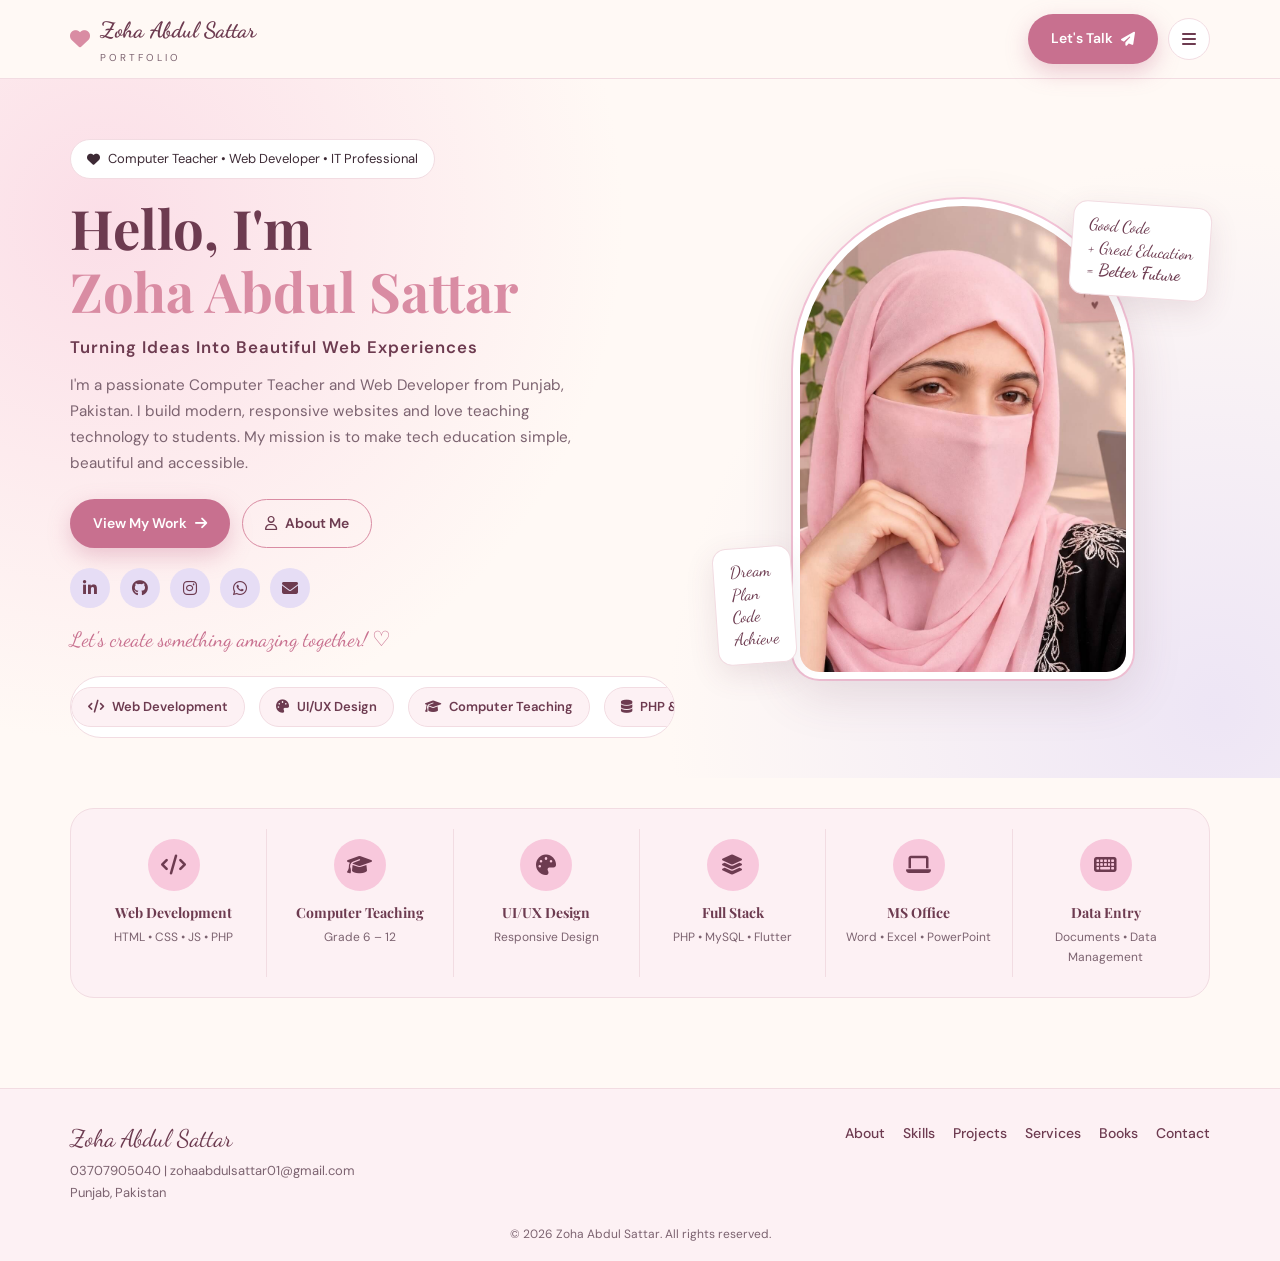
<file: index.html>
<!DOCTYPE html>
<html lang="en">
<head>
    <meta charset="UTF-8">
    <meta name="viewport" content="width=device-width, initial-scale=1.0, maximum-scale=5.0">
    <meta name="description" content="Zoha Abdul Sattar - Computer Teacher, Web Developer & IT Professional from Punjab, Pakistan.">
    <meta name="author" content="Zoha Abdul Sattar">
    <meta name="theme-color" content="#FFF9F5">
    <title>Zoha Abdul Sattar | Portfolio</title>
    <link href="https://fonts.googleapis.com/css2?family=Dancing+Script:wght@700&family=Playfair+Display:wght@600;700&family=DM+Sans:wght@400;500;600;700&display=swap" rel="stylesheet">
    <link rel="stylesheet" href="https://cdnjs.cloudflare.com/ajax/libs/font-awesome/6.5.2/css/all.min.css">
    <link rel="stylesheet" href="css/style.css">
    <style>
        /* FIXED - WEB + MOBILE PIC SHOW - NO CONTENT CHANGE */
        .hero { overflow:visible !important; }
        .hero-grid { display:grid; grid-template-columns:1.1fr 0.9fr; gap:40px; align-items:center; }
        .hero-text { min-width:0; width:100%; overflow:visible; }
        .hero-image-area { position:relative; display:flex; justify-content:center; align-items:center; padding:10px; overflow:visible !important; visibility:visible !important; opacity:1 !important; }
        .image-wrapper { width:340px; height:480px; overflow:hidden; border-radius:180px 180px 28px 28px; border:7px solid #fff; box-shadow:0 15px 50px rgba(109,59,80,0.15), 0 0 0 2px #F8C8DC; background:#FDF1F4; display:block !important; visibility:visible !important; opacity:1 !important; }
        .image-wrapper img { width:100% !important; height:100% !important; object-fit:cover !important; object-position:center 15% !important; display:block !important; visibility:visible !important; }
        
        @media (max-width:880px){
            body { overflow-x:hidden !important; }
            .hero { padding:25px 0 20px !important; }
            .hero-grid { display:flex !important; flex-direction:column !important; gap:22px !important; width:100% !important; }
            .hero-image-area { order:-1 !important; width:100% !important; padding:0 0 10px 0 !important; }
            .image-wrapper { width:300px !important; height:420px !important; max-width:88vw !important; margin:0 auto !important; }
            .hero-text { order:1 !important; width:100% !important; max-width:100% !important; text-align:center !important; padding:0 4% !important; box-sizing:border-box !important; }
            .hero-text h1 { font-size:clamp(1.9rem, 7vw, 2.5rem) !important; line-height:1.25 !important; }
            .hero-btns, .social-icons, .marquee-wrap { justify-content:center !important; width:100% !important; flex-wrap:wrap !important; }
            .marquee-wrap { max-width:100% !important; overflow:hidden !important; }
            .skills-row { grid-template-columns:repeat(3, 1fr) !important; }
            .float-card { font-size:0.85rem !important; padding:8px 12px !important; }
            .card-top { right:10px !important; top:5px !important; }
            .card-bottom { left:10px !important; bottom:10px !important; }
        }
        @media (max-width:480px){
            .hero-text { padding:0 5% !important; }
            .image-wrapper { width:260px !important; height:360px !important; }
            .skills-row { grid-template-columns:repeat(2, 1fr) !important; }
            .float-card { display:none !important; }
        }
        @media (max-width:390px){
            .image-wrapper { width:230px !important; height:320px !important; }
        }
    </style>
</head>
<body>
<header class="navbar">
    <div class="container nav-container">
        <a href="index.html" class="logo"><i class="fa-solid fa-heart"></i><span class="logo-text"><span class="logo-name">Zoha Abdul Sattar</span><span class="logo-sub">Portfolio</span></span></a>
        <nav><ul class="nav-links" id="navLinks"><li><a href="index.html" class="active">Home</a></li><li><a href="about.html">About</a></li><li><a href="skills.html">Skills</a></li><li><a href="projects.html">Projects</a></li><li><a href="services.html">Services</a></li><li><a href="books.html">Books</a></li><li><a href="contact.html">Contact</a></li></ul></nav>
        <div class="nav-actions"><a href="contact.html" class="btn btn-primary btn-talk">Let's Talk <i class="fa-solid fa-paper-plane"></i></a><button class="menu-btn" id="menuBtn" type="button"><i class="fa-solid fa-bars"></i></button></div>
    </div>
</header>
<main>
    <section class="hero">
        <div class="container hero-grid">
            <!-- TEXT -->
            <div class="hero-text">
                <p class="badge"><i class="fa-solid fa-heart"></i> Computer Teacher • Web Developer • IT Professional</p>
                <h1>Hello, I'm<br><span>Zoha Abdul Sattar</span></h1>
                <p class="subtitle">Turning Ideas Into Beautiful Web Experiences</p>
                <p class="description">I'm a passionate Computer Teacher and Web Developer from Punjab, Pakistan. I build modern, responsive websites and love teaching technology to students. My mission is to make tech education simple, beautiful and accessible.</p>
                <div class="hero-btns"><a href="projects.html" class="btn btn-primary">View My Work <i class="fa-solid fa-arrow-right"></i></a><a href="about.html" class="btn btn-outline"><i class="fa-regular fa-user"></i> About Me</a></div>
                <div class="social-icons">
                    <a href="https://www.linkedin.com/in/zoha-abdul-sattar-a98998444" target="_blank"><i class="fa-brands fa-linkedin-in"></i></a>
                    <a href="https://github.com/zohaabdulsattar02-dev" target="_blank"><i class="fa-brands fa-github"></i></a>
                    <a href="https://www.instagram.com/zoha_abdulsattar/" target="_blank"><i class="fa-brands fa-instagram"></i></a>
                    <a href="https://wa.me/923707905040" target="_blank"><i class="fa-brands fa-whatsapp"></i></a>
                    <a href="mailto:zohaabdulsattar01@gmail.com" onclick="window.open('https://mail.google.com/mail/?view=cm&to=zohaabdulsattar01@gmail.com','_blank'); return false;"><i class="fa-solid fa-envelope"></i></a>
                </div>
                <p class="note">Let's create something amazing together! ♡</p>
                <div class="marquee-wrap"><div class="marquee-track"><span><i class="fa-solid fa-code"></i> Web Development</span><span><i class="fa-solid fa-palette"></i> UI/UX Design</span><span><i class="fa-solid fa-graduation-cap"></i> Computer Teaching</span><span><i class="fa-solid fa-database"></i> PHP & MySQL</span><span><i class="fa-solid fa-mobile-screen-button"></i> Flutter</span><span><i class="fa-solid fa-laptop"></i> MS Office</span><span><i class="fa-solid fa-code"></i> Web Development</span><span><i class="fa-solid fa-palette"></i> UI/UX Design</span><span><i class="fa-solid fa-graduation-cap"></i> Computer Teaching</span><span><i class="fa-solid fa-database"></i> PHP & MySQL</span></div></div>
            </div>
            <!-- IMAGE -->
            <div class="hero-image-area">
                <div class="image-wrapper"><img src="assets/profile.jpg" alt="Zoha Abdul Sattar" onerror="this.src='images/profile.jpg'"></div>
                <div class="float-card card-top">Good Code<br>+ Great Education<br>= <strong>Better Future</strong></div>
                <div class="float-card card-bottom">Dream<br>Plan<br>Code<br>Achieve</div>
            </div>
        </div>
    </section>
    <section class="skills-strip">
        <div class="container">
            <div class="skills-row">
                <div class="skill-item"><div class="icon"><i class="fa-solid fa-code"></i></div><h3>Web Development</h3><p>HTML • CSS • JS • PHP</p></div>
                <div class="skill-item"><div class="icon"><i class="fa-solid fa-graduation-cap"></i></div><h3>Computer Teaching</h3><p>Grade 6 – 12</p></div>
                <div class="skill-item"><div class="icon"><i class="fa-solid fa-palette"></i></div><h3>UI/UX Design</h3><p>Responsive Design</p></div>
                <div class="skill-item"><div class="icon"><i class="fa-solid fa-layer-group"></i></div><h3>Full Stack</h3><p>PHP • MySQL • Flutter</p></div>
                <div class="skill-item"><div class="icon"><i class="fa-solid fa-laptop"></i></div><h3>MS Office</h3><p>Word • Excel • PowerPoint</p></div>
                <div class="skill-item"><div class="icon"><i class="fa-solid fa-keyboard"></i></div><h3>Data Entry</h3><p>Documents • Data Management</p></div>
            </div>
        </div>
    </section>
</main>
<footer class="footer">
    <div class="container footer-grid">
        <div><p class="footer-name">Zoha Abdul Sattar</p><p class="footer-text"><a href="https://wa.me/923707905040">03707905040</a> | <a href="mailto:zohaabdulsattar01@gmail.com">zohaabdulsattar01@gmail.com</a><br>Punjab, Pakistan</p></div>
        <ul class="footer-links"><li><a href="about.html">About</a></li><li><a href="skills.html">Skills</a></li><li><a href="projects.html">Projects</a></li><li><a href="services.html">Services</a></li><li><a href="books.html">Books</a></li><li><a href="contact.html">Contact</a></li></ul>
    </div>
    <p class="copy">© <span id="currentYear">2026</span> Zoha Abdul Sattar. All rights reserved.</p>
</footer>
<script src="js/main.js"></script>
</body>
</html>
</file>
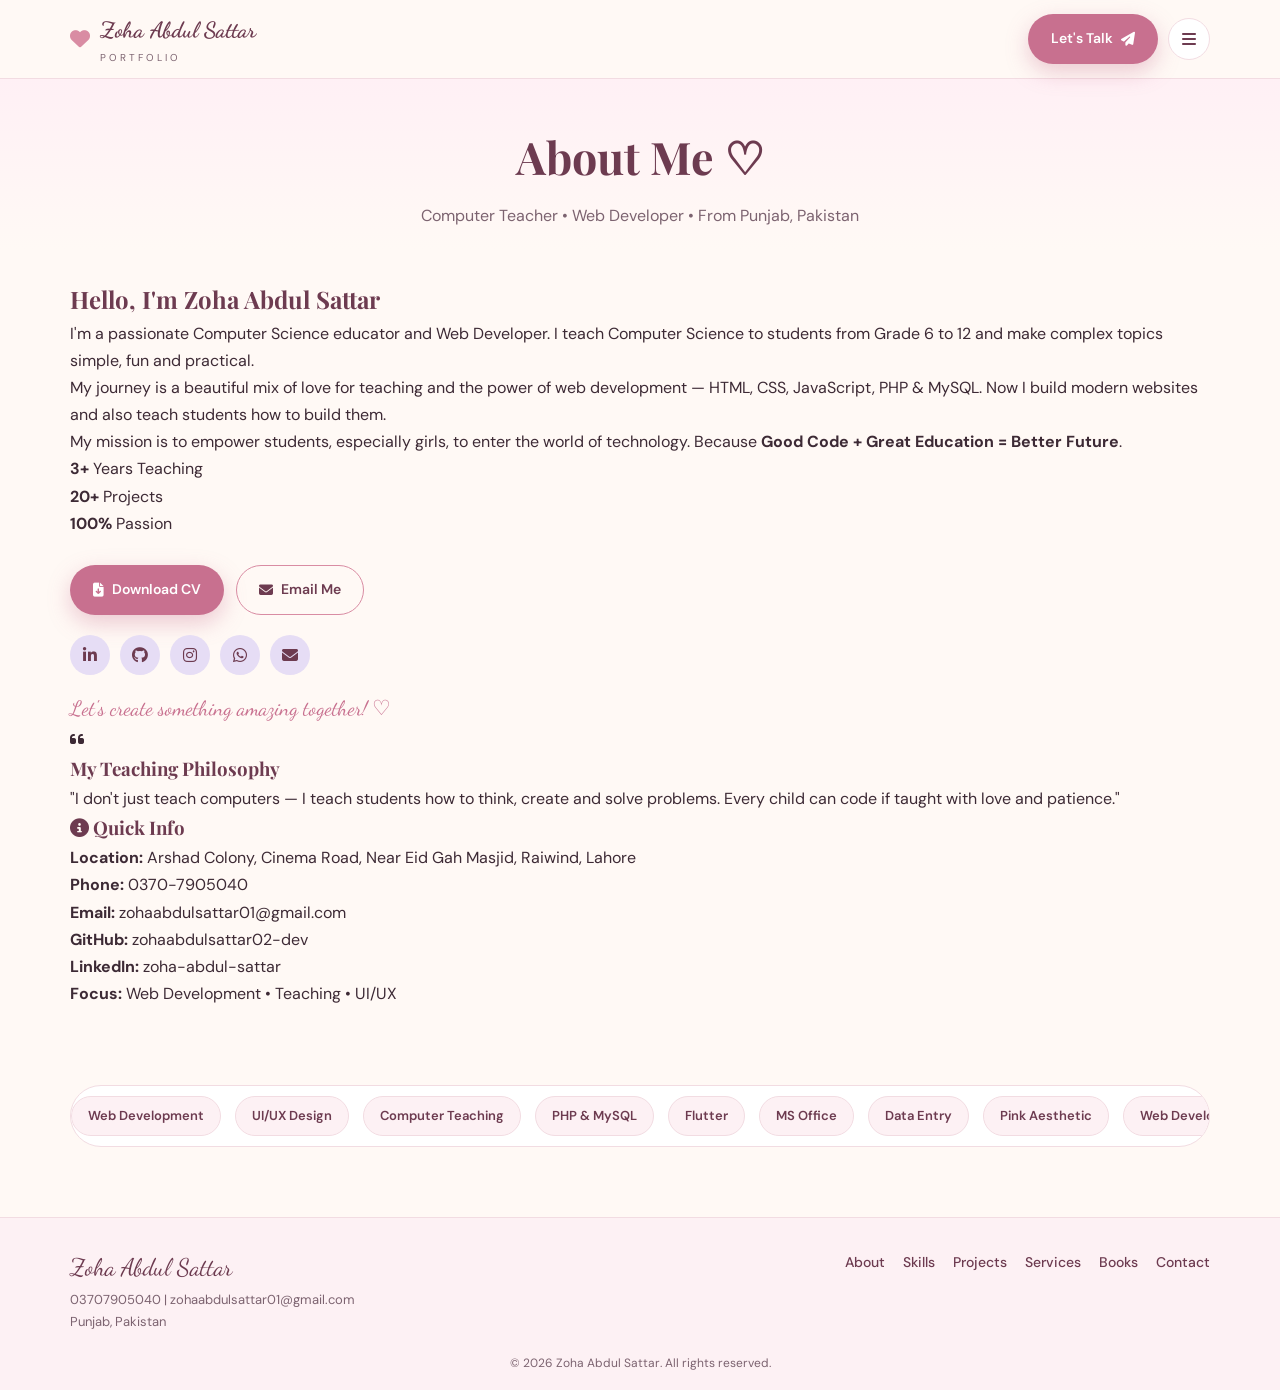
<file: about.html>
<!DOCTYPE html>
<html lang="en">
<head>
    <meta charset="UTF-8">
    <meta name="viewport" content="width=device-width, initial-scale=1.0">
    <meta name="description" content="About Zoha Abdul Sattar - Computer Teacher, Web Developer from Punjab, Pakistan.">
    <meta name="author" content="Zoha Abdul Sattar">
    <meta name="theme-color" content="#FFF9F5">
    <title>About | Zoha Abdul Sattar</title>

    <!-- Fonts -->
    <link href="https://fonts.googleapis.com/css2?family=Dancing+Script:wght@700&family=Playfair+Display:wght@600;700&family=DM+Sans:wght@400;500;600;700&display=swap" rel="stylesheet">
    
    <!-- Font Awesome -->
    <link rel="stylesheet" href="https://cdnjs.cloudflare.com/ajax/libs/font-awesome/6.5.2/css/all.min.css">
    
    <!-- Stylesheet -->
    <link rel="stylesheet" href="css/style.css">
</head>
<body>

<!-- ==================== NAVBAR ==================== -->
<header class="navbar">
    <div class="container nav-container">
        <a href="index.html" class="logo" aria-label="Zoha Abdul Sattar Home">
            <i class="fa-solid fa-heart" aria-hidden="true"></i>
            <span class="logo-text">
                <span class="logo-name">Zoha Abdul Sattar</span>
                <span class="logo-sub">Portfolio</span>
            </span>
        </a>

        <nav aria-label="Main navigation">
            <ul class="nav-links" id="navLinks">
    <li><a href="index.html">Home</a></li>
    <li><a href="about.html">About</a></li>
    <li><a href="skills.html">Skills</a></li>
    <li><a href="projects.html">Projects</a></li>
    <li><a href="services.html">Services</a></li>
    <li><a href="books.html">Books</a></li>
    <li><a href="contact.html">Contact</a></li>
</ul>
        </nav>

        <div class="nav-actions">
            <a href="contact.html" class="btn btn-primary btn-talk">
                Let's Talk <i class="fa-solid fa-paper-plane" aria-hidden="true"></i>
            </a>
            <button class="menu-btn" id="menuBtn" type="button" aria-label="Open menu" aria-controls="navLinks" aria-expanded="false">
                <i class="fa-solid fa-bars" aria-hidden="true"></i>
            </button>
        </div>
    </div>
</header>

<!-- ==================== MAIN ==================== -->
<main>

    <!-- PAGE HEAD -->
    <section class="page-head">
        <div class="container">
            <h1>About Me ♡</h1>
            <p>Computer Teacher • Web Developer • From Punjab, Pakistan</p>
        </div>
    </section>

    <!-- ABOUT CONTENT -->
    <section class="section">
        <div class="container about-grid">

            <!-- Left Text -->
            <div class="about-text">
                <h2>Hello, I'm Zoha Abdul Sattar</h2>
                
                <p>
                    I'm a passionate Computer Science educator and Web Developer. 
                    I teach Computer Science to students from Grade 6 to 12 and 
                    make complex topics simple, fun and practical.
                </p>
                
                <p>
                    My journey is a beautiful mix of love for teaching and the 
                    power of web development — HTML, CSS, JavaScript, PHP & MySQL. 
                    Now I build modern websites and also teach students how to build them.
                </p>
                
                <p>
                    My mission is to empower students, especially girls, to enter 
                    the world of technology. Because <strong>Good Code + Great Education = Better Future</strong>.
                </p>

                <!-- Stats -->
                <div class="stat-row">
                    <div class="stat">
                        <strong>3+</strong>
                        <span>Years Teaching</span>
                    </div>
                    <div class="stat">
                        <strong>20+</strong>
                        <span>Projects</span>
                    </div>
                    <div class="stat">
                        <strong>100%</strong>
                        <span>Passion</span>
                    </div>
                </div>

                <!-- Buttons -->
                <div class="hero-btns" style="margin-top: 28px;">
                    <a href="assets/cv-zoha.pdf" download="Zoha-Abdul-Sattar-CV.pdf" class="btn btn-primary">
                        <i class="fa-solid fa-file-arrow-down"></i> Download CV
                    </a>
                    <a href="mailto:zohaabdulsattar01@gmail.com" class="btn btn-outline">
                        <i class="fa-solid fa-envelope"></i> Email Me
                    </a>
                </div>

                <!-- Social -->
                <div class="social-icons" style="margin-top: 20px;">
                    <a href="https://www.linkedin.com/in/zoha-abdul-sattar-a98998444" target="_blank" rel="noopener noreferrer" aria-label="LinkedIn">
                        <i class="fa-brands fa-linkedin-in"></i>
                    </a>
                    <a href="https://github.com/zohaabdulsattar02-dev" target="_blank" rel="noopener noreferrer" aria-label="GitHub">
                        <i class="fa-brands fa-github"></i>
                    </a>
                    <a href="https://www.instagram.com/zoha_abdulsattar/" target="_blank" rel="noopener noreferrer" aria-label="Instagram">
                        <i class="fa-brands fa-instagram"></i>
                    </a>
                    <a href="https://wa.me/923707905040" target="_blank" rel="noopener noreferrer" aria-label="WhatsApp">
                        <i class="fa-brands fa-whatsapp"></i>
                    </a>
                    <a href="mailto:zohaabdulsattar01@gmail.com" aria-label="Email">
                        <i class="fa-solid fa-envelope"></i>
                    </a>
                </div>

                <p class="note" style="margin-top: 16px;">Let's create something amazing together! ♡</p>
            </div>

            <!-- Right Cards -->
            <div class="about-cards">
                <div class="card">
                    <div class="card-icon">
                        <i class="fa-solid fa-quote-left"></i>
                    </div>
                    <h3>My Teaching Philosophy</h3>
                    <p>
                        "I don't just teach computers — I teach students how to think, 
                        create and solve problems. Every child can code if taught with love and patience."
                    </p>
                </div>

                <div class="card">
                    <h3><i class="fa-solid fa-circle-info"></i> Quick Info</h3>
                    <p><strong>Location:</strong> Arshad Colony, Cinema Road, Near Eid Gah Masjid, Raiwind, Lahore</p>
                    <p><strong>Phone:</strong> <a href="https://wa.me/923707905040" target="_blank">0370-7905040</a></p>
                    <p><strong>Email:</strong> <a href="mailto:zohaabdulsattar01@gmail.com">zohaabdulsattar01@gmail.com</a></p>
                    <p><strong>GitHub:</strong> <a href="https://github.com/zohaabdulsattar02-dev" target="_blank">zohaabdulsattar02-dev</a></p>
                    <p><strong>LinkedIn:</strong> <a href="https://www.linkedin.com/in/zoha-abdul-sattar-a98998444" target="_blank">zoha-abdul-sattar</a></p>
                    <p><strong>Focus:</strong> Web Development • Teaching • UI/UX</p>
                </div>
            </div>

        </div>
    </section>

    <!-- Marquee -->
    <section class="section alt">
        <div class="container">
            <div class="marquee-wrap">
                <div class="marquee-track">
                    <span>Web Development</span>
                    <span>UI/UX Design</span>
                    <span>Computer Teaching</span>
                    <span>PHP & MySQL</span>
                    <span>Flutter</span>
                    <span>MS Office</span>
                    <span>Data Entry</span>
                    <span>Pink Aesthetic</span>

                    <span>Web Development</span>
                    <span>UI/UX Design</span>
                    <span>Computer Teaching</span>
                    <span>PHP & MySQL</span>
                    <span>Flutter</span>
                    <span>MS Office</span>
                    <span>Data Entry</span>
                    <span>Pink Aesthetic</span>
                </div>
            </div>
        </div>
    </section>

</main>

<!-- ==================== FOOTER ==================== -->
<footer class="footer">
    <div class="container footer-grid">
        <div>
            <p class="footer-name">Zoha Abdul Sattar</p>
            <p class="footer-text">
                <a href="https://wa.me/923707905040" target="_blank" rel="noopener noreferrer">03707905040</a> |
                <a href="mailto:zohaabdulsattar01@gmail.com">zohaabdulsattar01@gmail.com</a><br>
                Punjab, Pakistan
            </p>
        </div>
        <ul class="footer-links">
           <li><a href="about.html">About</a></li>
    <li><a href="skills.html">Skills</a></li>
    <li><a href="projects.html">Projects</a></li>
    <li><a href="services.html">Services</a></li>
    <li><a href="books.html">Books</a></li>
    <li><a href="contact.html">Contact</a></li> 
        </ul>
    </div>
    <p class="copy">© <span id="currentYear">2026</span> Zoha Abdul Sattar. All rights reserved.</p>
</footer>

<script src="js/main.js"></script>
</body>
</html>
</file>
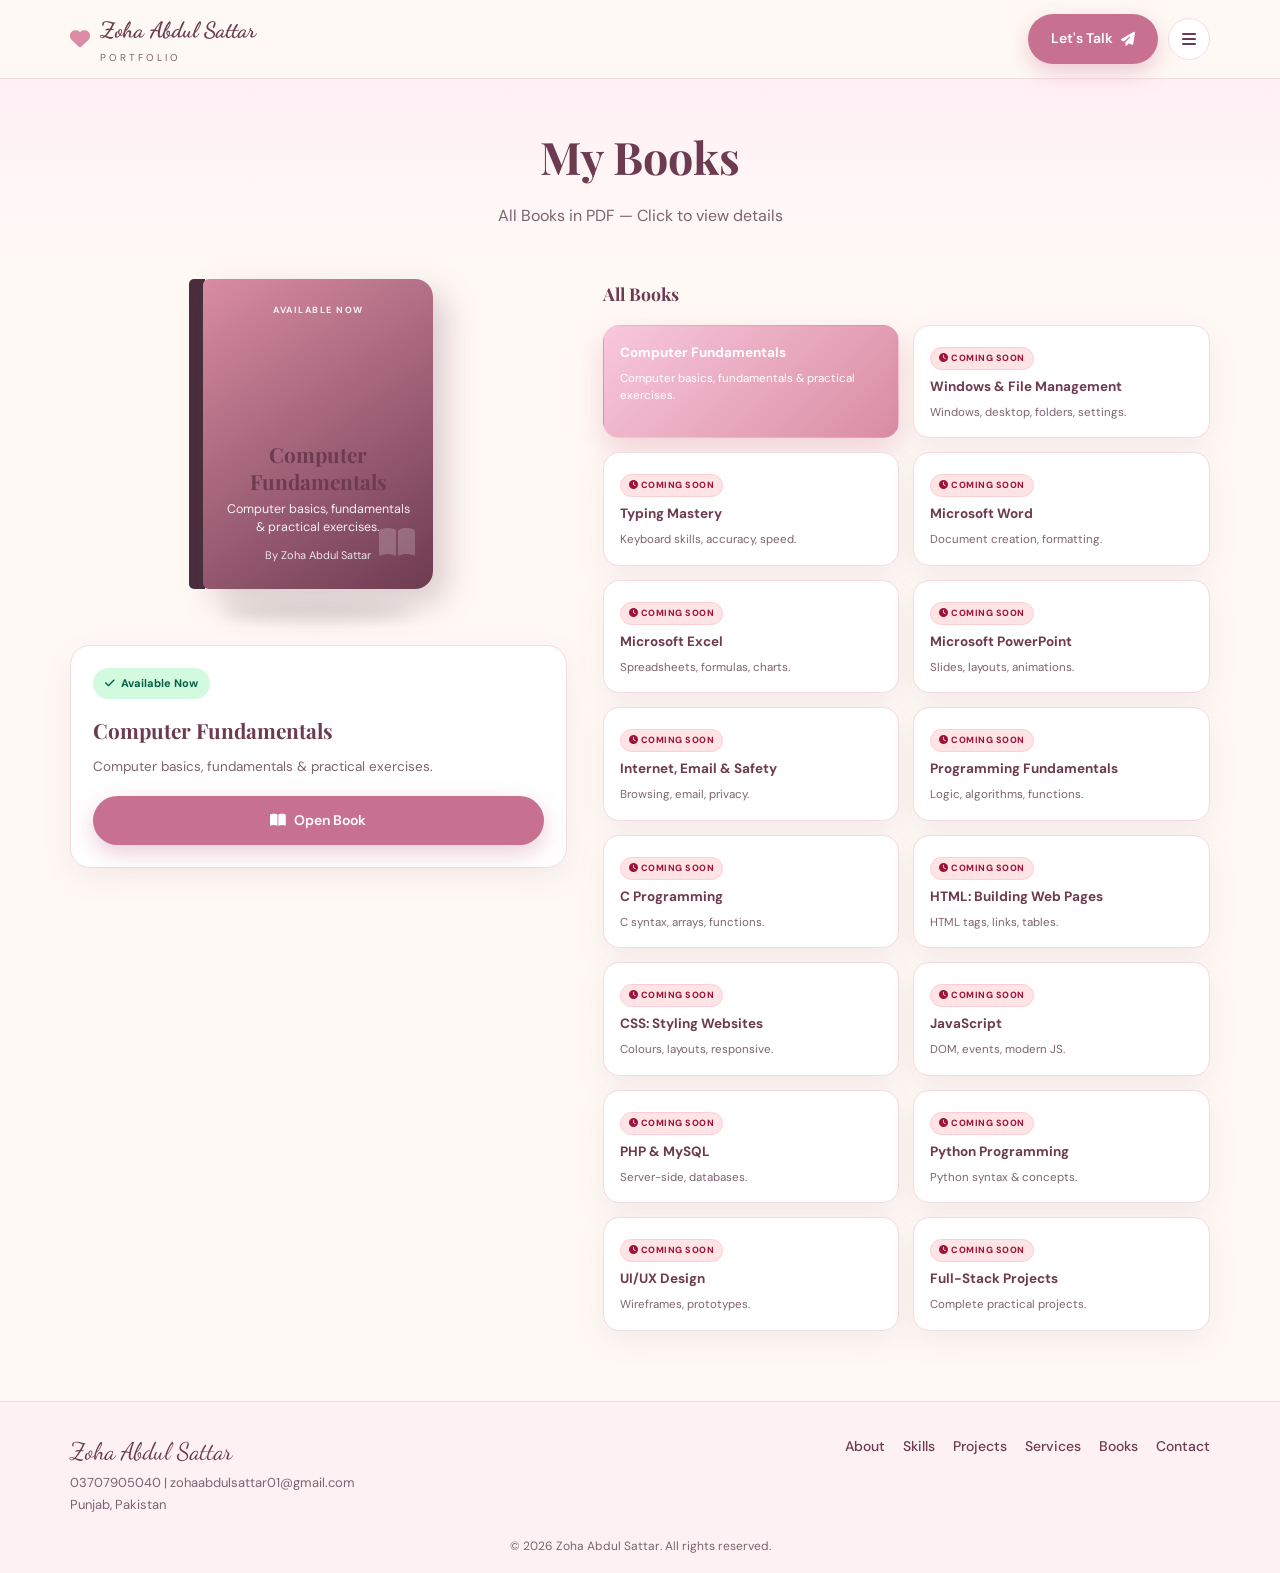
<file: books.html>
<!DOCTYPE html>
<html lang="en">
<head>
    <meta charset="UTF-8">
    <meta name="viewport" content="width=device-width, initial-scale=1.0">
    <title>Books | Zoha Abdul Sattar</title>
    <link href="https://fonts.googleapis.com/css2?family=Dancing+Script:wght@700&family=Playfair+Display:wght@600;700&family=DM+Sans:wght@400;500;600;700&display=swap" rel="stylesheet">
    <link rel="stylesheet" href="https://cdnjs.cloudflare.com/ajax/libs/font-awesome/6.5.2/css/all.min.css">
    <link rel="stylesheet" href="css/style.css">
    <style>
        .book-viewer-wrap{display:grid;grid-template-columns:0.9fr 1.1fr;gap:36px;align-items:start}
        .book-list{display:grid;grid-template-columns:repeat(2,1fr);gap:14px}
        .book-mini{border:1px solid var(--border,#F2DCE2);background:var(--white);border-radius:16px;padding:16px;cursor:pointer;transition:0.25s;box-shadow:var(--shadow)}
        .book-mini:hover{transform:translateY(-3px);border-color:var(--baby-pink);box-shadow:0 12px 24px rgba(109,59,80,0.1)}
        .book-mini.active{background:linear-gradient(135deg,var(--baby-pink),var(--dusty-rose));color:white;border-color:transparent;box-shadow:0 12px 28px rgba(217,140,163,0.35)}
        .book-mini.active h4,.book-mini.active p{color:white}
        .book-mini h4{font-size:13.5px;margin-bottom:5px;color:var(--deep-plum)}
        .book-mini p{font-size:11.5px;color:var(--text-muted);line-height:1.5}
        .cs-badge{display:inline-block;background:#FFE4E6;color:#9F1239;border:1px solid #FECDD3;padding:3px 8px;border-radius:999px;font-size:9px;font-weight:800;margin-bottom:6px;letter-spacing:0.5px}
        .book-mini.active .cs-badge{background:rgba(255,255,255,0.25);color:white;border-color:rgba(255,255,255,0.4)}
        /* Cover */
        .book-cover-area{margin-bottom:24px;text-align:center}
        .book-cover{position:relative;width:230px;height:310px;margin:0 auto}
        .book-front{width:100%;height:100%;background:linear-gradient(145deg,#D98CA3,#6D3B50);border-radius:6px 18px 18px 6px;color:white;padding:24px 18px;display:flex;flex-direction:column;justify-content:space-between;box-shadow:12px 14px 32px rgba(109,59,80,0.25);position:relative;z-index:2}
        .book-spine{position:absolute;left:-14px;top:0;width:16px;height:100%;background:#4A2E3D;border-radius:5px 0 0 5px;z-index:1}
        .book-label{font-size:9px;font-weight:700;letter-spacing:1.5px;opacity:0.9}
        .book-front h2{font-family:'Playfair Display',serif;font-size:1.3rem;line-height:1.3;margin:12px 0 6px}
        .book-front p{font-size:12.5px;opacity:0.9;line-height:1.4}
        .book-author{font-size:11px;margin-top:10px;opacity:0.85}
        .book-icon{position:absolute;bottom:18px;right:18px;font-size:2rem;opacity:0.2;color:white}
        .book-shadow{width:190px;height:18px;background:rgba(0,0,0,0.12);border-radius:50%;margin:14px auto 0;filter:blur(8px)}
        .detail-card{background:var(--white);border:1px solid var(--border);border-radius:20px;padding:22px;box-shadow:var(--shadow)}
        .badge-available{background:#D1FADF;color:#065F46;padding:6px 12px;border-radius:999px;font-size:11px;font-weight:700;display:inline-flex;align-items:center;gap:6px}
        .badge-soon{background:#FFE4E6;color:#9F1239;padding:6px 12px;border-radius:999px;font-size:11px;font-weight:700;display:inline-flex;align-items:center;gap:6px}
        @media(max-width:900px){.book-viewer-wrap{grid-template-columns:1fr;gap:28px}.book-list{grid-template-columns:1fr 1fr}}
        @media(max-width:480px){.book-list{grid-template-columns:1fr}.book-cover{width:200px;height:280px}}
    </style>
</head>
<body>
<header class="navbar">
    <div class="container nav-container">
        <a href="index.html" class="logo"><i class="fa-solid fa-heart"></i><span class="logo-text"><span class="logo-name">Zoha Abdul Sattar</span><span class="logo-sub">Portfolio</span></span></a>
        <nav><ul class="nav-links" id="navLinks"><li><a href="index.html">Home</a></li><li><a href="about.html">About</a></li><li><a href="skills.html">Skills</a></li><li><a href="projects.html">Projects</a></li><li><a href="services.html">Services</a></li><li><a href="books.html" class="active">Books</a></li><li><a href="contact.html">Contact</a></li></ul></nav>
        <div class="nav-actions"><a href="contact.html" class="btn btn-primary btn-talk">Let's Talk <i class="fa-solid fa-paper-plane"></i></a><button class="menu-btn" id="menuBtn"><i class="fa-solid fa-bars"></i></button></div>
    </div>
</header>

<main>
    <section class="page-head"><div class="container"><h1>My Books</h1><p>All Books in PDF — Click to view details</p></div></section>
    <section class="section"><div class="container"><div class="book-viewer-wrap">

        <div>
            <div class="book-cover-area">
                <div class="book-cover"><div class="book-spine"></div><div class="book-front"><span class="book-label" id="mainLabel">AVAILABLE NOW</span><div><h2 id="mainTitle">Computer Fundamentals</h2><p id="mainSub">Practical Learning Concepts</p><div class="book-author">By Zoha Abdul Sattar</div></div><div class="book-icon"><i class="fa-solid fa-book-open"></i></div></div></div><div class="book-shadow"></div>
            </div>
            <div class="detail-card">
                <span id="mainBadge" class="badge-available"><i class="fa-solid fa-check"></i> Available Now</span>
                <h3 id="detailTitle" style="margin:14px 0 8px;color:var(--deep-plum);font-size:1.3rem">Computer Fundamentals</h3>
                <p id="detailDesc" style="font-size:13.5px;color:var(--text-muted);line-height:1.6;margin-bottom:18px">Computer basics, fundamentals & practical exercises.</p>
                <a id="openBtn" href="books/zoha-book-1.pdf" target="_blank" class="btn btn-primary" style="width:100%;justify-content:center"><i class="fa-solid fa-book-open"></i> Open Book</a>
            </div>
        </div>

        <div><h3 style="font-size:1.1rem;margin-bottom:16px;color:var(--deep-plum)">All Books</h3><div class="book-list" id="bookList"></div></div>

    </div></div></section>
</main>

<footer class="footer"><div class="container footer-grid"><div><p class="footer-name">Zoha Abdul Sattar</p><p class="footer-text"><a href="https://wa.me/923707905040">03707905040</a> | <a href="mailto:zohaabdulsattar01@gmail.com">zohaabdulsattar01@gmail.com</a><br>Punjab, Pakistan</p></div><ul class="footer-links"><li><a href="about.html">About</a></li><li><a href="skills.html">Skills</a></li><li><a href="projects.html">Projects</a></li><li><a href="services.html">Services</a></li><li><a href="books.html">Books</a></li><li><a href="contact.html">Contact</a></li></ul></div><p class="copy">© <span id="currentYear">2026</span> Zoha Abdul Sattar. All rights reserved.</p></footer>

<script src="js/main.js"></script>
<script>
const books=[
 {id:1,title:"Computer Fundamentals",desc:"Computer basics, fundamentals & practical exercises.",status:"Available Now"},
 {id:2,title:"Windows & File Management",desc:"Windows, desktop, folders, settings.",status:"Coming Soon"},
 {id:3,title:"Typing Mastery",desc:"Keyboard skills, accuracy, speed.",status:"Coming Soon"},
 {id:4,title:"Microsoft Word",desc:"Document creation, formatting.",status:"Coming Soon"},
 {id:5,title:"Microsoft Excel",desc:"Spreadsheets, formulas, charts.",status:"Coming Soon"},
 {id:6,title:"Microsoft PowerPoint",desc:"Slides, layouts, animations.",status:"Coming Soon"},
 {id:7,title:"Internet, Email & Safety",desc:"Browsing, email, privacy.",status:"Coming Soon"},
 {id:8,title:"Programming Fundamentals",desc:"Logic, algorithms, functions.",status:"Coming Soon"},
 {id:9,title:"C Programming",desc:"C syntax, arrays, functions.",status:"Coming Soon"},
 {id:10,title:"HTML: Building Web Pages",desc:"HTML tags, links, tables.",status:"Coming Soon"},
 {id:11,title:"CSS: Styling Websites",desc:"Colours, layouts, responsive.",status:"Coming Soon"},
 {id:12,title:"JavaScript",desc:"DOM, events, modern JS.",status:"Coming Soon"},
 {id:13,title:"PHP & MySQL",desc:"Server-side, databases.",status:"Coming Soon"},
 {id:14,title:"Python Programming",desc:"Python syntax & concepts.",status:"Coming Soon"},
 {id:15,title:"UI/UX Design",desc:"Wireframes, prototypes.",status:"Coming Soon"},
 {id:16,title:"Full-Stack Projects",desc:"Complete practical projects.",status:"Coming Soon"},
];
const list=document.getElementById('bookList');
books.forEach(b=>{
 const div=document.createElement('div');
 div.className='book-mini'+(b.id===1?' active':'');
 div.innerHTML=`${b.id!==1?`<span class="cs-badge"><i class="fa-solid fa-clock"></i> ${b.status.toUpperCase()}</span>`:''}<h4>${b.title}</h4><p>${b.desc}</p>`;
 div.onclick=()=>selectBook(b.id);
 list.appendChild(div);
});
function selectBook(id){
 const b=books.find(x=>x.id===id);
 document.querySelectorAll('.book-mini').forEach((el,i)=>el.classList.toggle('active',i+1===id));
 document.getElementById('mainTitle').textContent=b.title;
 document.getElementById('detailTitle').textContent=b.title;
 document.getElementById('detailDesc').textContent=b.desc;
 document.getElementById('mainSub').textContent=b.desc;
 document.getElementById('mainLabel').textContent=b.status.toUpperCase();
 const badge=document.getElementById('mainBadge');
 const btn=document.getElementById('openBtn');
 badge.textContent=b.status;
 if(b.status==="Coming Soon"){
   badge.className='badge-soon'; badge.innerHTML='<i class="fa-solid fa-lock"></i> Coming Soon';
   btn.style.opacity="0.5"; btn.style.pointerEvents="none"; btn.innerHTML='<i class="fa-solid fa-lock"></i> Coming Soon';
 }else{
   badge.className='badge-available'; badge.innerHTML='<i class="fa-solid fa-check"></i> Available Now';
   btn.style.opacity="1"; btn.style.pointerEvents="auto"; btn.innerHTML='<i class="fa-solid fa-book-open"></i> Open Book';
 }
 document.getElementById('openBtn').href=`books/zoha-book-${id}.pdf`;
}
selectBook(1);
</script>
</body>
</html>
</file>
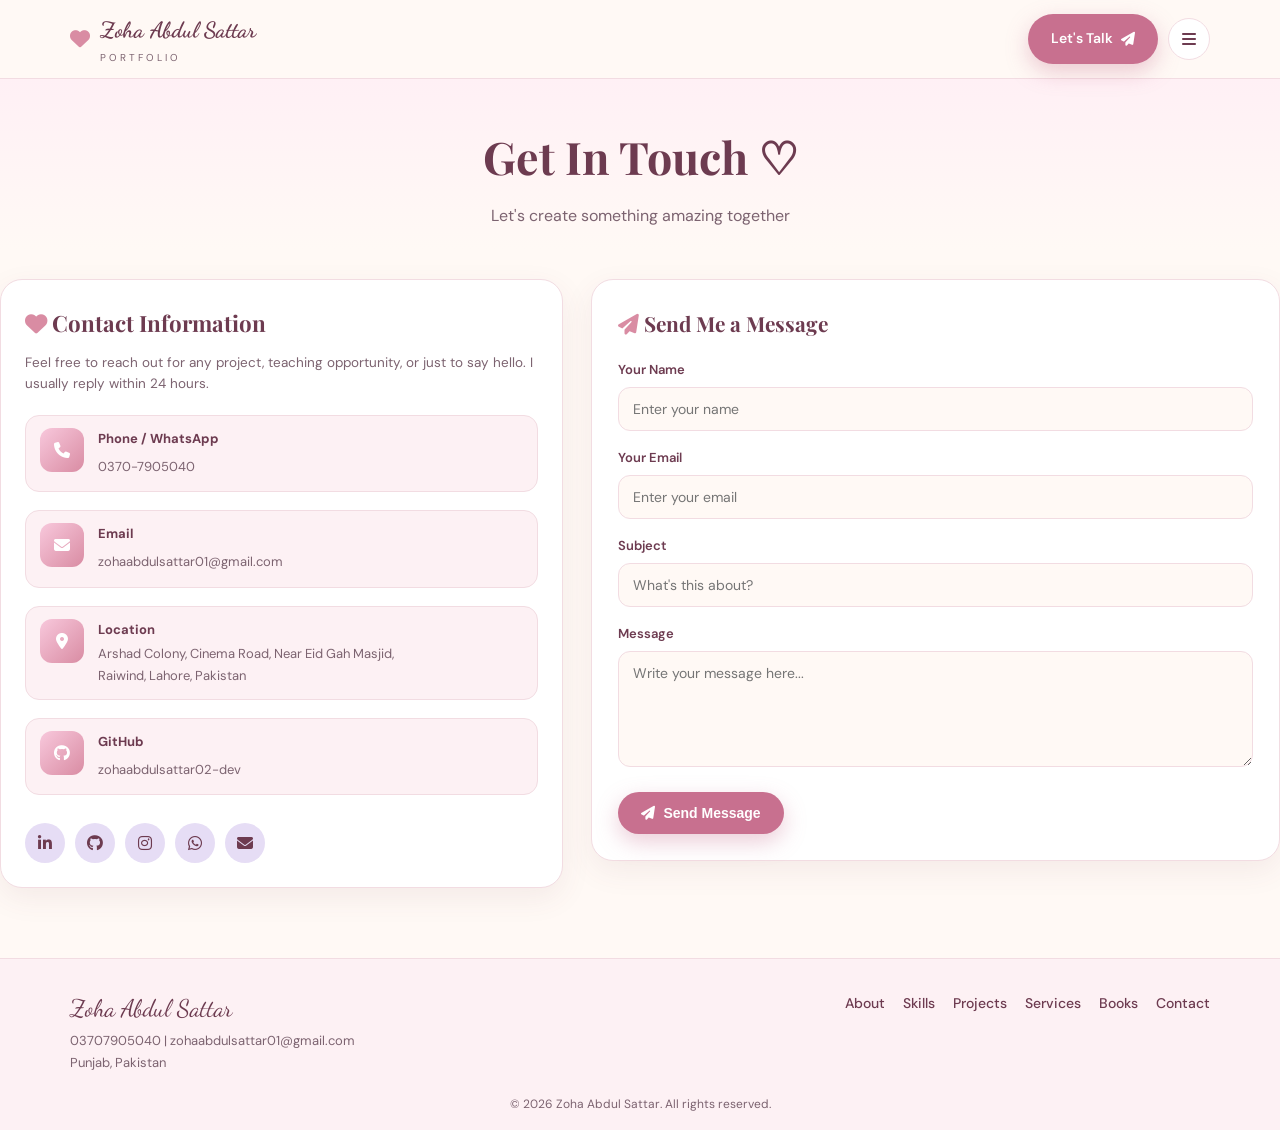
<file: contact.html>
<!DOCTYPE html>
<html lang="en">
<head>
    <meta charset="UTF-8">
    <meta name="viewport" content="width=device-width, initial-scale=1.0">
    <meta name="description" content="Contact Zoha Abdul Sattar - Computer Teacher & Web Developer">
    <meta name="author" content="Zoha Abdul Sattar">
    <meta name="theme-color" content="#FFF9F5">
    <title>Contact | Zoha Abdul Sattar</title>
    <link href="https://fonts.googleapis.com/css2?family=Dancing+Script:wght@700&family=Playfair+Display:wght@600;700&family=DM+Sans:wght@400;500;600;700&display=swap" rel="stylesheet">
    <link rel="stylesheet" href="https://cdnjs.cloudflare.com/ajax/libs/font-awesome/6.5.2/css/all.min.css">
    <link rel="stylesheet" href="css/style.css">
</head>
<body>
<header class="navbar">
    <div class="container nav-container">
        <a href="index.html" class="logo"><i class="fa-solid fa-heart"></i><span class="logo-text"><span class="logo-name">Zoha Abdul Sattar</span><span class="logo-sub">Portfolio</span></span></a>
        <nav><ul class="nav-links" id="navLinks">
            <li><a href="index.html">Home</a></li>
            <li><a href="about.html">About</a></li>
            <li><a href="skills.html">Skills</a></li>
            <li><a href="projects.html">Projects</a></li>
            <li><a href="services.html">Services</a></li>
            <li><a href="books.html">Books</a></li>
            <li><a href="contact.html" class="active">Contact</a></li>
        </ul></nav>
        <div class="nav-actions"><a href="contact.html" class="btn btn-primary btn-talk">Let's Talk <i class="fa-solid fa-paper-plane"></i></a><button class="menu-btn" id="menuBtn" type="button"><i class="fa-solid fa-bars"></i></button></div>
    </div>
</header>

<main>
    <section class="page-head">
        <div class="container">
            <h1>Get In Touch ♡</h1>
            <p>Let's create something amazing together</p>
        </div>
    </section>

    <section class="section">
        <div class="container contact-grid">
            <!-- Info -->
            <div class="contact-info">
                <h2><i class="fa-solid fa-heart" style="color:var(--dusty-rose)"></i> Contact Information</h2>
                <p class="contact-desc">Feel free to reach out for any project, teaching opportunity, or just to say hello. I usually reply within 24 hours.</p>

                <div class="info-item"><div class="info-icon"><i class="fa-solid fa-phone"></i></div><div><h4>Phone / WhatsApp</h4><a href="https://wa.me/923707905040" target="_blank">0370-7905040</a></div></div>
                <div class="info-item"><div class="info-icon"><i class="fa-solid fa-envelope"></i></div><div><h4>Email</h4><a href="mailto:zohaabdulsattar01@gmail.com">zohaabdulsattar01@gmail.com</a></div></div>
                <div class="info-item"><div class="info-icon"><i class="fa-solid fa-location-dot"></i></div><div><h4>Location</h4><p>Arshad Colony, Cinema Road, Near Eid Gah Masjid,<br>Raiwind, Lahore, Pakistan</p></div></div>
                <div class="info-item"><div class="info-icon"><i class="fa-brands fa-github"></i></div><div><h4>GitHub</h4><a href="https://github.com/zohaabdulsattar02-dev" target="_blank">zohaabdulsattar02-dev</a></div></div>

                <div class="social-icons" style="margin-top:28px;">
                    <a href="https://www.linkedin.com/in/zoha-abdul-sattar-a98998444" target="_blank"><i class="fa-brands fa-linkedin-in"></i></a>
                    <a href="https://github.com/zohaabdulsattar02-dev" target="_blank"><i class="fa-brands fa-github"></i></a>
                    <a href="https://www.instagram.com/zoha_abdulsattar/" target="_blank"><i class="fa-brands fa-instagram"></i></a>
                    <a href="https://wa.me/923707905040" target="_blank"><i class="fa-brands fa-whatsapp"></i></a>
                    <a href="mailto:zohaabdulsattar01@gmail.com"><i class="fa-solid fa-envelope"></i></a>
                </div>
            </div>

            <!-- Form -->
            <div class="contact-form-wrapper">
                <h2><i class="fa-solid fa-paper-plane" style="color:var(--dusty-rose)"></i> Send Me a Message</h2>
                <form class="contact-form" action="https://formspree.io/f/xvkzjygb" method="POST">
                    <div class="form-group"><label for="name">Your Name</label><input type="text" id="name" name="name" placeholder="Enter your name" required></div>
                    <div class="form-group"><label for="email">Your Email</label><input type="email" id="email" name="email" placeholder="Enter your email" required></div>
                    <div class="form-group"><label for="subject">Subject</label><input type="text" id="subject" name="subject" placeholder="What's this about?"></div>
                    <div class="form-group"><label for="message">Message</label><textarea id="message" name="message" rows="5" placeholder="Write your message here..." required></textarea></div>
                    <button type="submit" class="btn btn-primary"><i class="fa-solid fa-paper-plane"></i> Send Message</button>
                </form>
            </div>
        </div>
    </section>
</main>

<footer class="footer">
    <div class="container footer-grid">
        <div><p class="footer-name">Zoha Abdul Sattar</p><p class="footer-text"><a href="https://wa.me/923707905040">03707905040</a> | <a href="mailto:zohaabdulsattar01@gmail.com">zohaabdulsattar01@gmail.com</a><br>Punjab, Pakistan</p></div>
        <ul class="footer-links"><li><a href="about.html">About</a></li><li><a href="skills.html">Skills</a></li><li><a href="projects.html">Projects</a></li><li><a href="services.html">Services</a></li><li><a href="books.html">Books</a></li><li><a href="contact.html">Contact</a></li></ul>
    </div>
    <p class="copy">© <span id="currentYear">2026</span> Zoha Abdul Sattar. All rights reserved.</p>
</footer>
<script src="js/main.js"></script>
</body>
</html>
</file>
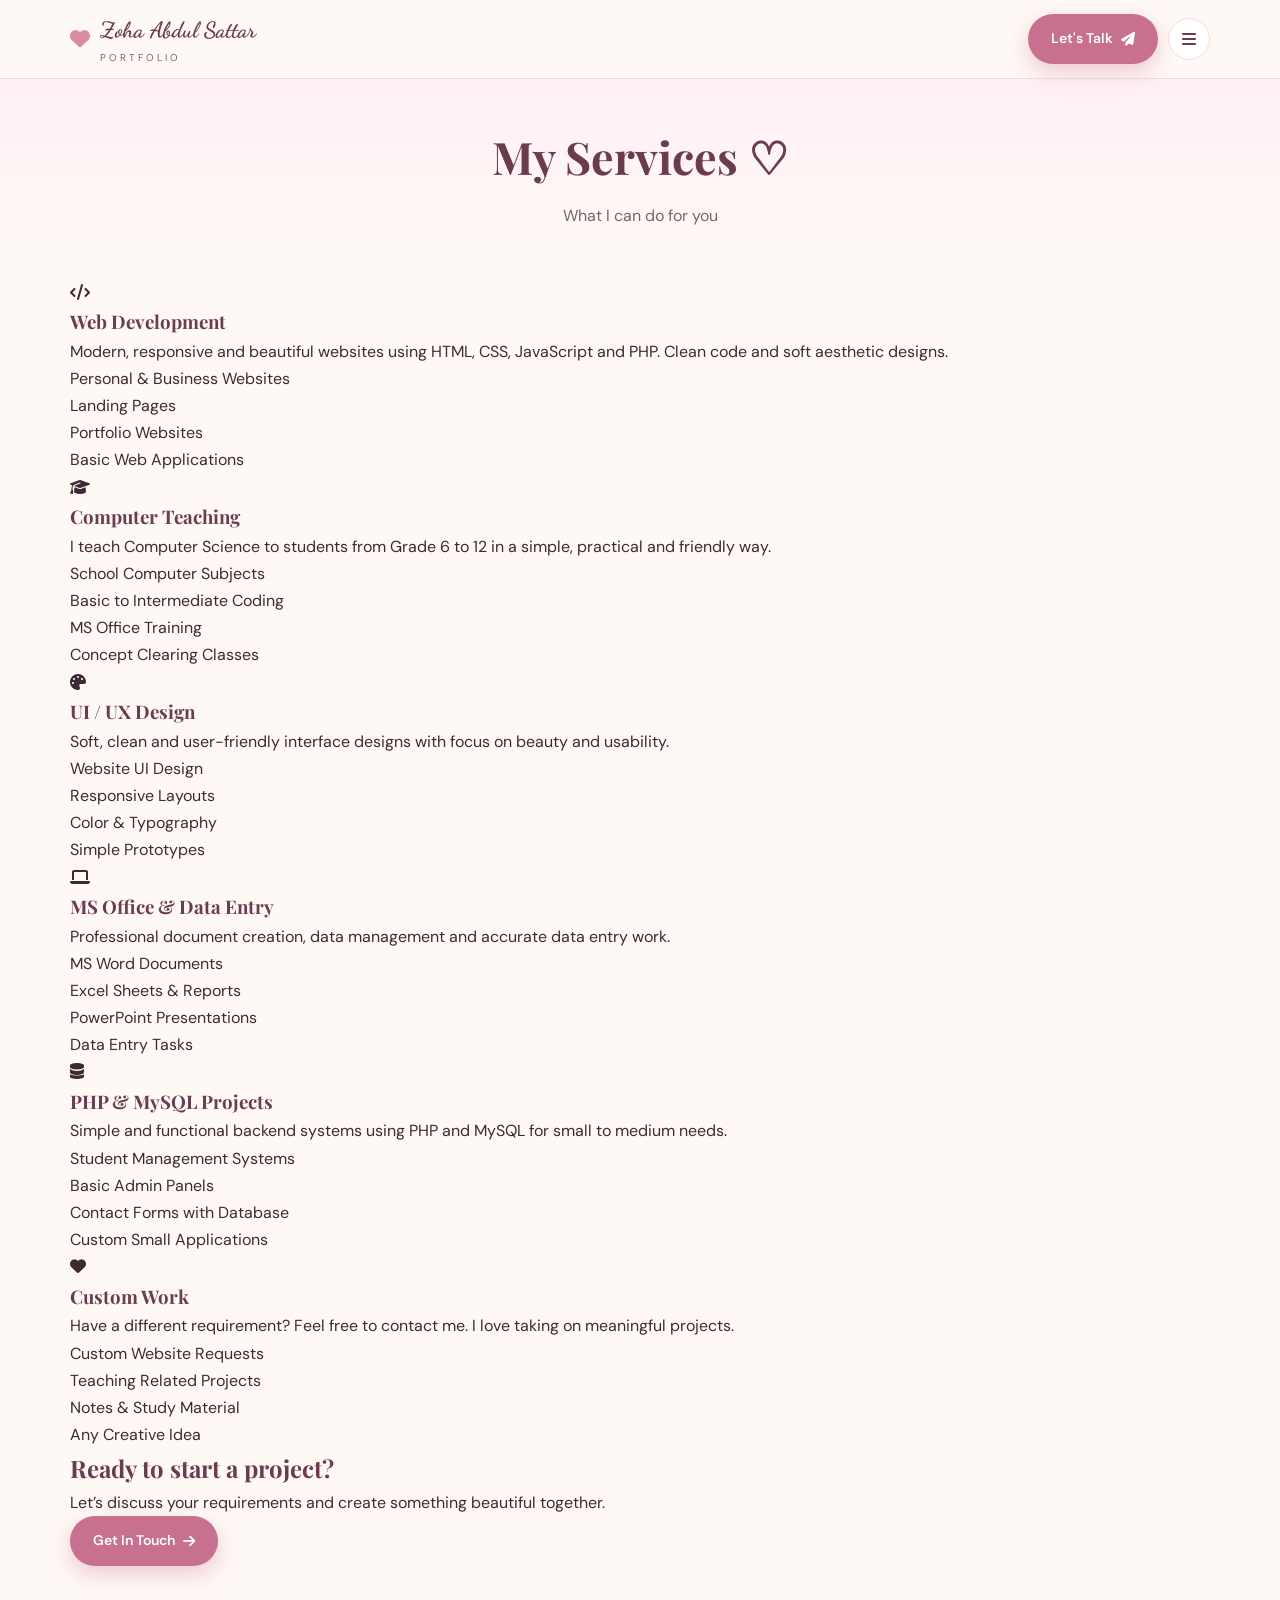
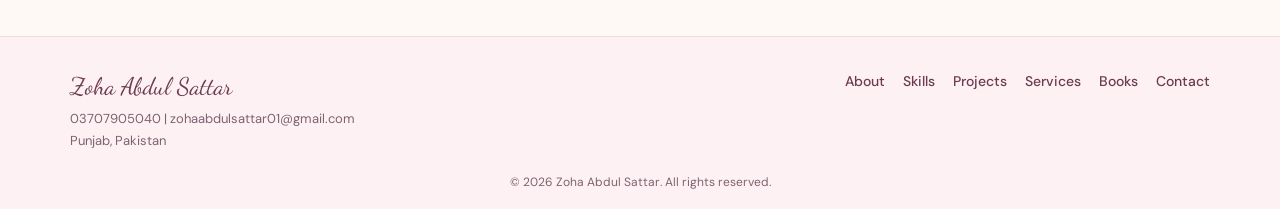
<file: services.html>
<!DOCTYPE html>
<html lang="en">
<head>
    <meta charset="UTF-8">
    <meta name="viewport" content="width=device-width, initial-scale=1.0">
    <meta name="description" content="Services by Zoha Abdul Sattar - Web Development, Computer Teaching, UI/UX Design & more.">
    <meta name="author" content="Zoha Abdul Sattar">
    <meta name="theme-color" content="#FFF9F5">
    <title>Services | Zoha Abdul Sattar</title>

    <!-- Fonts -->
    <link href="https://fonts.googleapis.com/css2?family=Dancing+Script:wght@700&family=Playfair+Display:wght@600;700&family=DM+Sans:wght@400;500;600;700&display=swap" rel="stylesheet">
    
    <!-- Font Awesome -->
    <link rel="stylesheet" href="https://cdnjs.cloudflare.com/ajax/libs/font-awesome/6.5.2/css/all.min.css">
    
    <!-- Stylesheet -->
    <link rel="stylesheet" href="css/style.css">
</head>
<body>

<!-- ==================== NAVBAR ==================== -->
<header class="navbar">
    <div class="container nav-container">
        <a href="index.html" class="logo" aria-label="Zoha Abdul Sattar Home">
            <i class="fa-solid fa-heart" aria-hidden="true"></i>
            <span class="logo-text">
                <span class="logo-name">Zoha Abdul Sattar</span>
                <span class="logo-sub">Portfolio</span>
            </span>
        </a>

        <nav aria-label="Main navigation">
            <ul class="nav-links" id="navLinks">
    <li><a href="index.html">Home</a></li>
    <li><a href="about.html">About</a></li>
    <li><a href="skills.html">Skills</a></li>
    <li><a href="projects.html">Projects</a></li>
    <li><a href="services.html">Services</a></li>
    <li><a href="books.html">Books</a></li>
    <li><a href="contact.html">Contact</a></li>
</ul>
        </nav>

        <div class="nav-actions">
            <a href="contact.html" class="btn btn-primary btn-talk">
                Let's Talk <i class="fa-solid fa-paper-plane" aria-hidden="true"></i>
            </a>
            <button class="menu-btn" id="menuBtn" type="button" aria-label="Open menu" aria-controls="navLinks" aria-expanded="false">
                <i class="fa-solid fa-bars" aria-hidden="true"></i>
            </button>
        </div>
    </div>
</header>

<!-- ==================== MAIN ==================== -->
<main>

    <!-- PAGE HEAD -->
    <section class="page-head">
        <div class="container">
            <h1>My Services ♡</h1>
            <p>What I can do for you</p>
        </div>
    </section>

    <!-- SERVICES -->
    <section class="section">
        <div class="container">

            <div class="services-grid">

                <!-- Service 1 -->
                <div class="service-card">
                    <div class="service-icon">
                        <i class="fa-solid fa-code"></i>
                    </div>
                    <h3>Web Development</h3>
                    <p>
                        Modern, responsive and beautiful websites using HTML, CSS, JavaScript and PHP. 
                        Clean code and soft aesthetic designs.
                    </p>
                    <ul class="service-list">
                        <li>Personal & Business Websites</li>
                        <li>Landing Pages</li>
                        <li>Portfolio Websites</li>
                        <li>Basic Web Applications</li>
                    </ul>
                </div>

                <!-- Service 2 -->
                <div class="service-card">
                    <div class="service-icon">
                        <i class="fa-solid fa-graduation-cap"></i>
                    </div>
                    <h3>Computer Teaching</h3>
                    <p>
                        I teach Computer Science to students from Grade 6 to 12 
                        in a simple, practical and friendly way.
                    </p>
                    <ul class="service-list">
                        <li>School Computer Subjects</li>
                        <li>Basic to Intermediate Coding</li>
                        <li>MS Office Training</li>
                        <li>Concept Clearing Classes</li>
                    </ul>
                </div>

                <!-- Service 3 -->
                <div class="service-card">
                    <div class="service-icon">
                        <i class="fa-solid fa-palette"></i>
                    </div>
                    <h3>UI / UX Design</h3>
                    <p>
                        Soft, clean and user-friendly interface designs with 
                        focus on beauty and usability.
                    </p>
                    <ul class="service-list">
                        <li>Website UI Design</li>
                        <li>Responsive Layouts</li>
                        <li>Color & Typography</li>
                        <li>Simple Prototypes</li>
                    </ul>
                </div>

                <!-- Service 4 -->
                <div class="service-card">
                    <div class="service-icon">
                        <i class="fa-solid fa-laptop"></i>
                    </div>
                    <h3>MS Office & Data Entry</h3>
                    <p>
                        Professional document creation, data management 
                        and accurate data entry work.
                    </p>
                    <ul class="service-list">
                        <li>MS Word Documents</li>
                        <li>Excel Sheets & Reports</li>
                        <li>PowerPoint Presentations</li>
                        <li>Data Entry Tasks</li>
                    </ul>
                </div>

                <!-- Service 5 -->
                <div class="service-card">
                    <div class="service-icon">
                        <i class="fa-solid fa-database"></i>
                    </div>
                    <h3>PHP & MySQL Projects</h3>
                    <p>
                        Simple and functional backend systems using PHP and MySQL 
                        for small to medium needs.
                    </p>
                    <ul class="service-list">
                        <li>Student Management Systems</li>
                        <li>Basic Admin Panels</li>
                        <li>Contact Forms with Database</li>
                        <li>Custom Small Applications</li>
                    </ul>
                </div>

                <!-- Service 6 -->
                <div class="service-card">
                    <div class="service-icon">
                        <i class="fa-solid fa-heart"></i>
                    </div>
                    <h3>Custom Work</h3>
                    <p>
                        Have a different requirement? Feel free to contact me. 
                        I love taking on meaningful projects.
                    </p>
                    <ul class="service-list">
                        <li>Custom Website Requests</li>
                        <li>Teaching Related Projects</li>
                        <li>Notes & Study Material</li>
                        <li>Any Creative Idea</li>
                    </ul>
                </div>

            </div>

            <!-- CTA -->
            <div class="services-cta">
                <h2>Ready to start a project?</h2>
                <p>Let’s discuss your requirements and create something beautiful together.</p>
                <a href="contact.html" class="btn btn-primary">
                    Get In Touch <i class="fa-solid fa-arrow-right"></i>
                </a>
            </div>

        </div>
    </section>

</main>

<!-- ==================== FOOTER ==================== -->
<footer class="footer">
    <div class="container footer-grid">
        <div>
            <p class="footer-name">Zoha Abdul Sattar</p>
            <p class="footer-text">
                <a href="https://wa.me/923707905040" target="_blank" rel="noopener noreferrer">03707905040</a> |
                <a href="mailto:zohaabdulsattar01@gmail.com">zohaabdulsattar01@gmail.com</a><br>
                Punjab, Pakistan
            </p>
        </div>
        <ul class="footer-links">
            <li><a href="about.html">About</a></li>
    <li><a href="skills.html">Skills</a></li>
    <li><a href="projects.html">Projects</a></li>
    <li><a href="services.html">Services</a></li>
    <li><a href="books.html">Books</a></li>
    <li><a href="contact.html">Contact</a></li> 
        </ul>
    </div>
    <p class="copy">© <span id="currentYear">2026</span> Zoha Abdul Sattar. All rights reserved.</p>
</footer>

<script src="js/main.js"></script>
</body>
</html>
</file>
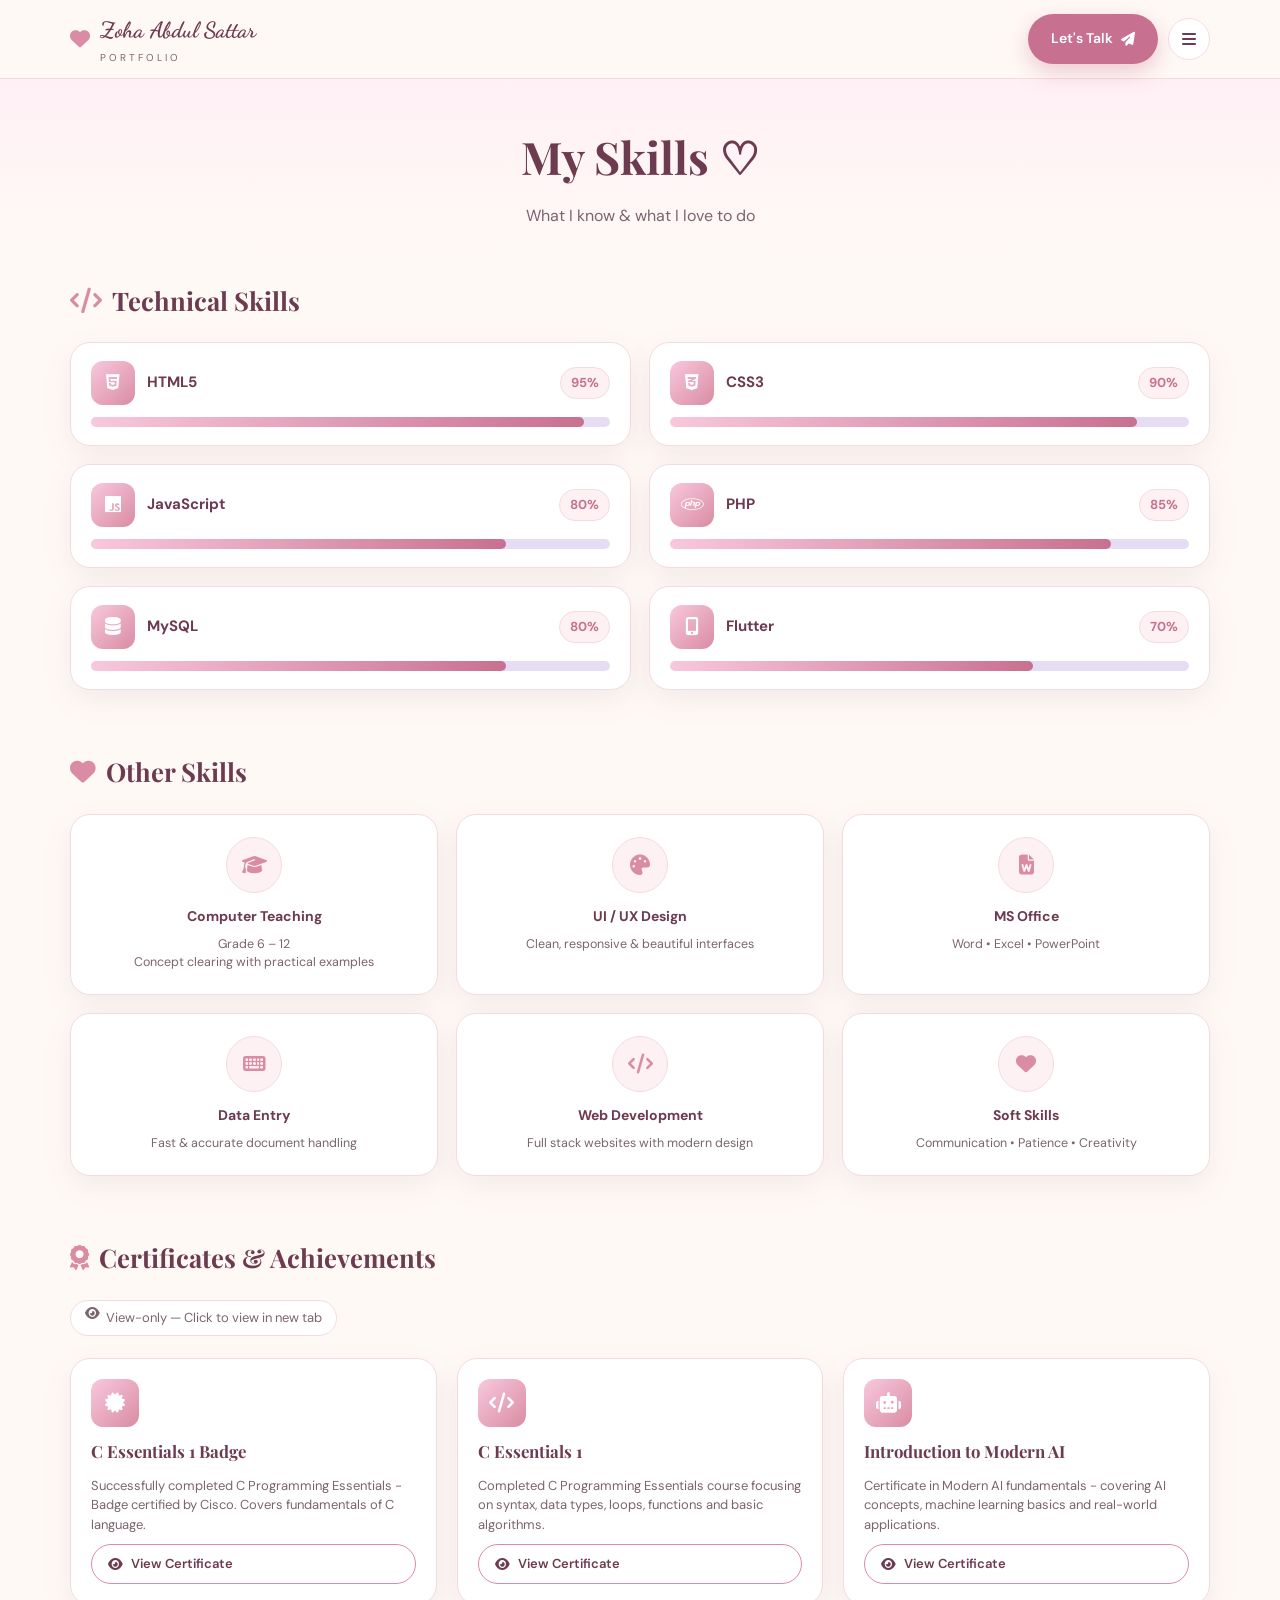
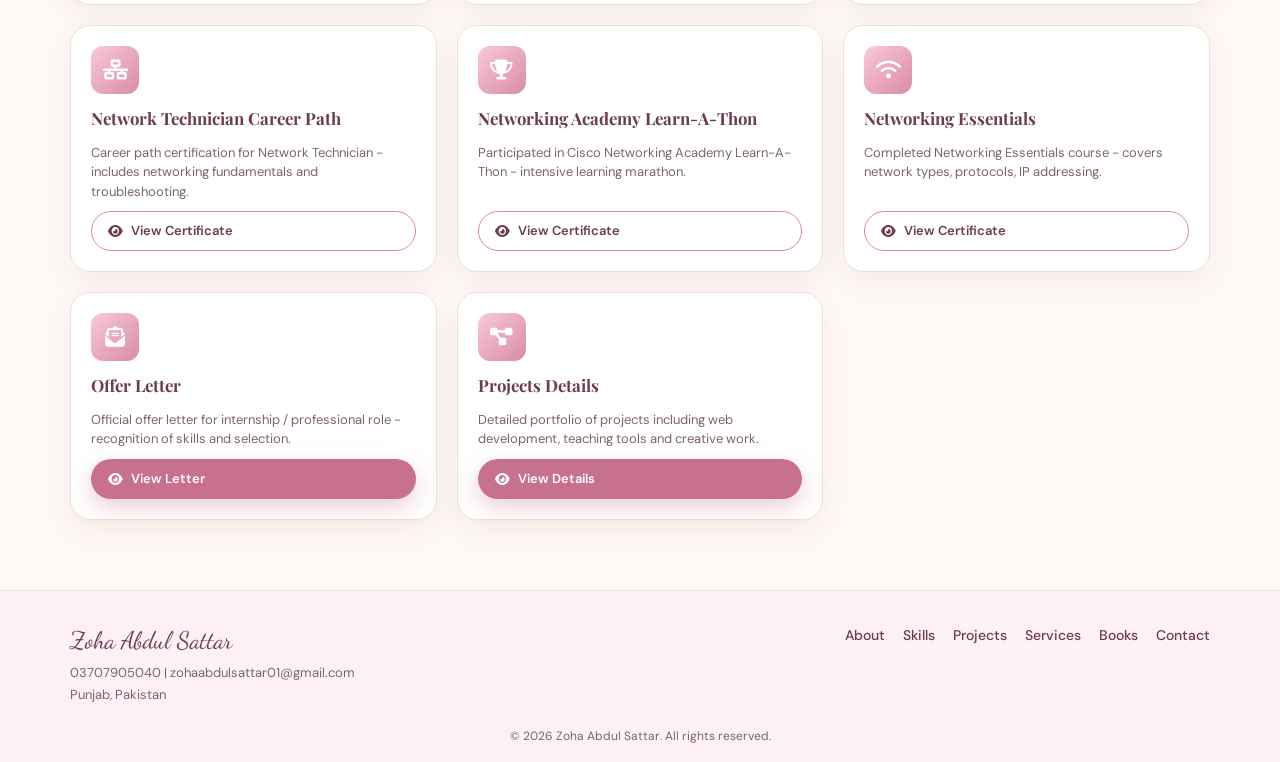
<file: skills.html>
<!DOCTYPE html>
<html lang="en">
<head>
    <meta charset="UTF-8">
    <meta name="viewport" content="width=device-width, initial-scale=1.0">
    <meta name="description" content="Skills of Zoha Abdul Sattar - Web Development, Teaching, UI/UX, PHP, MySQL, Flutter & more.">
    <meta name="author" content="Zoha Abdul Sattar">
    <meta name="theme-color" content="#FFF9F5">
    <title>Skills | Zoha Abdul Sattar</title>
    <link href="https://fonts.googleapis.com/css2?family=Dancing+Script:wght@700&family=Playfair+Display:wght@600;700&family=DM+Sans:wght@400;500;600;700&display=swap" rel="stylesheet">
    <link rel="stylesheet" href="https://cdnjs.cloudflare.com/ajax/libs/font-awesome/6.5.2/css/all.min.css">
    <link rel="stylesheet" href="css/style.css">
</head>
<body>
<header class="navbar">
    <div class="container nav-container">
        <a href="index.html" class="logo"><i class="fa-solid fa-heart"></i><span class="logo-text"><span class="logo-name">Zoha Abdul Sattar</span><span class="logo-sub">Portfolio</span></span></a>
        <nav><ul class="nav-links" id="navLinks">
            <li><a href="index.html">Home</a></li>
            <li><a href="about.html">About</a></li>
            <li><a href="skills.html" class="active">Skills</a></li>
            <li><a href="projects.html">Projects</a></li>
            <li><a href="services.html">Services</a></li>
            <li><a href="books.html">Books</a></li>
            <li><a href="contact.html">Contact</a></li>
        </ul></nav>
        <div class="nav-actions"><a href="contact.html" class="btn btn-primary btn-talk">Let's Talk <i class="fa-solid fa-paper-plane"></i></a><button class="menu-btn" id="menuBtn" type="button"><i class="fa-solid fa-bars"></i></button></div>
    </div>
</header>

<main>
    <section class="page-head">
        <div class="container">
            <h1>My Skills ♡</h1>
            <p>What I know & what I love to do</p>
        </div>
    </section>

    <section class="section">
        <div class="container">
            <h2 class="section-title"><i class="fa-solid fa-code"></i> Technical Skills</h2>
            <div class="skills-grid">
                <div class="skill-card">
                    <div class="skill-header"><div class="skill-icon"><i class="fa-brands fa-html5"></i></div><h3>HTML5</h3><span class="percent">95%</span></div>
                    <div class="progress-bar"><div class="progress" style="width:95%"></div></div>
                </div>
                <div class="skill-card">
                    <div class="skill-header"><div class="skill-icon"><i class="fa-brands fa-css3-alt"></i></div><h3>CSS3</h3><span class="percent">90%</span></div>
                    <div class="progress-bar"><div class="progress" style="width:90%"></div></div>
                </div>
                <div class="skill-card">
                    <div class="skill-header"><div class="skill-icon"><i class="fa-brands fa-js"></i></div><h3>JavaScript</h3><span class="percent">80%</span></div>
                    <div class="progress-bar"><div class="progress" style="width:80%"></div></div>
                </div>
                <div class="skill-card">
                    <div class="skill-header"><div class="skill-icon"><i class="fa-brands fa-php"></i></div><h3>PHP</h3><span class="percent">85%</span></div>
                    <div class="progress-bar"><div class="progress" style="width:85%"></div></div>
                </div>
                <div class="skill-card">
                    <div class="skill-header"><div class="skill-icon"><i class="fa-solid fa-database"></i></div><h3>MySQL</h3><span class="percent">80%</span></div>
                    <div class="progress-bar"><div class="progress" style="width:80%"></div></div>
                </div>
                <div class="skill-card">
                    <div class="skill-header"><div class="skill-icon"><i class="fa-solid fa-mobile-screen-button"></i></div><h3>Flutter</h3><span class="percent">70%</span></div>
                    <div class="progress-bar"><div class="progress" style="width:70%"></div></div>
                </div>
            </div>

            <h2 class="section-title" style="margin-top:60px;"><i class="fa-solid fa-heart"></i> Other Skills</h2>
            <div class="other-skills-grid">
                <div class="other-card"><div class="other-icon"><i class="fa-solid fa-graduation-cap"></i></div><h3>Computer Teaching</h3><p>Grade 6 – 12<br>Concept clearing with practical examples</p></div>
                <div class="other-card"><div class="other-icon"><i class="fa-solid fa-palette"></i></div><h3>UI / UX Design</h3><p>Clean, responsive & beautiful interfaces</p></div>
                <div class="other-card"><div class="other-icon"><i class="fa-solid fa-file-word"></i></div><h3>MS Office</h3><p>Word • Excel • PowerPoint</p></div>
                <div class="other-card"><div class="other-icon"><i class="fa-solid fa-keyboard"></i></div><h3>Data Entry</h3><p>Fast & accurate document handling</p></div>
                <div class="other-card"><div class="other-icon"><i class="fa-solid fa-code"></i></div><h3>Web Development</h3><p>Full stack websites with modern design</p></div>
                <div class="other-card"><div class="other-icon"><i class="fa-solid fa-heart"></i></div><h3>Soft Skills</h3><p>Communication • Patience • Creativity</p></div>
            </div>

            <h2 class="section-title" style="margin-top:60px;"><i class="fa-solid fa-award"></i> Certificates & Achievements</h2>
            <p class="cert-note"><i class="fa-solid fa-eye"></i> View-only — Click to view in new tab</p>
            <div class="cert-grid">
                <div class="cert-card"><div class="cert-icon"><i class="fa-solid fa-certificate"></i></div><h3>C Essentials 1 Badge</h3><p>Successfully completed C Programming Essentials - Badge certified by Cisco. Covers fundamentals of C language.</p><a href="assets/certificates/Badge.pdf" target="_blank" rel="noopener" class="btn btn-outline btn-sm"><i class="fa-solid fa-eye"></i> View Certificate</a></div>
                <div class="cert-card"><div class="cert-icon"><i class="fa-solid fa-code"></i></div><h3>C Essentials 1</h3><p>Completed C Programming Essentials course focusing on syntax, data types, loops, functions and basic algorithms.</p><a href="assets/certificates/C--_Essentials_1.pdf" target="_blank" rel="noopener" class="btn btn-outline btn-sm"><i class="fa-solid fa-eye"></i> View Certificate</a></div>
                <div class="cert-card"><div class="cert-icon"><i class="fa-solid fa-robot"></i></div><h3>Introduction to Modern AI</h3><p>Certificate in Modern AI fundamentals - covering AI concepts, machine learning basics and real-world applications.</p><a href="assets/certificates/Introduction_to_Modern_AI.pdf" target="_blank" rel="noopener" class="btn btn-outline btn-sm"><i class="fa-solid fa-eye"></i> View Certificate</a></div>
                <div class="cert-card"><div class="cert-icon"><i class="fa-solid fa-network-wired"></i></div><h3>Network Technician Career Path</h3><p>Career path certification for Network Technician - includes networking fundamentals and troubleshooting.</p><a href="assets/certificates/Network_Technician_Career_Path.pdf" target="_blank" rel="noopener" class="btn btn-outline btn-sm"><i class="fa-solid fa-eye"></i> View Certificate</a></div>
                <div class="cert-card"><div class="cert-icon"><i class="fa-solid fa-trophy"></i></div><h3>Networking Academy Learn-A-Thon</h3><p>Participated in Cisco Networking Academy Learn-A-Thon - intensive learning marathon.</p><a href="assets/certificates/Networking_Academy_Learn-A-Thon.pdf" target="_blank" rel="noopener" class="btn btn-outline btn-sm"><i class="fa-solid fa-eye"></i> View Certificate</a></div>
                <div class="cert-card"><div class="cert-icon"><i class="fa-solid fa-wifi"></i></div><h3>Networking Essentials</h3><p>Completed Networking Essentials course - covers network types, protocols, IP addressing.</p><a href="assets/certificates/Networking_Essential.pdf" target="_blank" rel="noopener" class="btn btn-outline btn-sm"><i class="fa-solid fa-eye"></i> View Certificate</a></div>
                <div class="cert-card"><div class="cert-icon"><i class="fa-solid fa-envelope-open-text"></i></div><h3>Offer Letter</h3><p>Official offer letter for internship / professional role - recognition of skills and selection.</p><a href="assets/certificates/offer%20latter.pdf" target="_blank" rel="noopener" class="btn btn-primary btn-sm"><i class="fa-solid fa-eye"></i> View Letter</a></div>
                <div class="cert-card"><div class="cert-icon"><i class="fa-solid fa-diagram-project"></i></div><h3>Projects Details</h3><p>Detailed portfolio of projects including web development, teaching tools and creative work.</p><a href="assets/certificates/Projects%20details.pdf" target="_blank" rel="noopener" class="btn btn-primary btn-sm"><i class="fa-solid fa-eye"></i> View Details</a></div>
            </div>
        </div>
    </section>
</main>

<footer class="footer">
    <div class="container footer-grid">
        <div><p class="footer-name">Zoha Abdul Sattar</p><p class="footer-text"><a href="https://wa.me/923707905040">03707905040</a> | <a href="mailto:zohaabdulsattar01@gmail.com">zohaabdulsattar01@gmail.com</a><br>Punjab, Pakistan</p></div>
        <ul class="footer-links"><li><a href="about.html">About</a></li><li><a href="skills.html">Skills</a></li><li><a href="projects.html">Projects</a></li><li><a href="services.html">Services</a></li><li><a href="books.html">Books</a></li><li><a href="contact.html">Contact</a></li></ul>
    </div>
    <p class="copy">© <span id="currentYear">2026</span> Zoha Abdul Sattar. All rights reserved.</p>
</footer>
<script src="js/main.js"></script>
</body>
</html>
</file>
<file: css/style.css>
/* =============================================
   Zoha Abdul Sattar - Portfolio
   Theme: Meta Design (Soft Pink) #F8C8DC #D98CA3 #6D3B50 #FFF9F5
   ============================================= */
:root {
    --baby-pink: #F8C8DC;
    --cream: #FFF9F5;
    --dusty-rose: #D98CA3;
    --deep-plum: #6D3B50;
    --lavender: #E6DDF5;
    --text-dark: #3D2A35;
    --text-muted: #7C6370;
    --white: #FFFFFF;
    --border: #F2DCE2;
    --accent: #C8708F;
    --accent-dark: #A9536F;
    --radius: 22px;
    --shadow: 0 10px 30px rgba(109,59,80,0.08);
}
* { margin:0; padding:0; box-sizing:border-box; }
html { scroll-behavior:smooth; }
body {
    font-family:'DM Sans',sans-serif;
    background:var(--cream);
    color:var(--text-dark);
    line-height:1.7;
    overflow-x:hidden;
}
h1,h2,h3 { font-family:'Playfair Display',serif; color:var(--deep-plum); }
a { text-decoration:none; color:inherit; }
ul { list-style:none; }
img { max-width:100%; display:block; }
.container { width:min(1140px, 92%); margin:0 auto; }

/* BUTTONS */
.btn {
    display:inline-flex;
    align-items:center;
    gap:8px;
    padding:12px 22px;
    border-radius:999px;
    font-weight:600;
    border:1.5px solid transparent;
    cursor:pointer;
    transition:0.2s;
    font-size:14px;
}
.btn-primary {
    background:var(--accent);
    color:var(--white);
    box-shadow:0 8px 22px rgba(200,112,143,0.35);
}
.btn-primary:hover { background:var(--accent-dark); transform:translateY(-2px); }
.btn-outline { border-color:var(--dusty-rose); color:var(--deep-plum); background:transparent; }
.btn-outline:hover { background:var(--baby-pink); }
.btn-sm { padding:8px 16px; font-size:13px; }

/* NAVBAR */
.navbar {
    position:sticky; top:0; z-index:100;
    background:rgba(255,249,245,0.96);
    backdrop-filter:blur(12px);
    border-bottom:1px solid var(--border);
    padding:12px 0;
}
.nav-container { display:flex; align-items:center; justify-content:space-between; gap:16px; }
.logo { display:flex; align-items:center; gap:10px; }
.logo i { color:var(--dusty-rose); font-size:20px; }
.logo-name { font-family:'Dancing Script',cursive; font-size:22px; font-weight:700; color:var(--deep-plum); }
.logo-sub { font-size:10px; letter-spacing:3px; text-transform:uppercase; color:var(--text-muted); display:block; }
.nav-links { 
    display:flex; flex-direction:column; position:absolute; top:100%; right:2%; width:260px;
    background:var(--white); border:1px solid var(--border); border-radius:16px;
    box-shadow:0 15px 40px rgba(109,59,80,0.12); padding:0; gap:0 !important;
    max-height:0; overflow:hidden; opacity:0; transform:translateY(-10px);
    transition:all 0.3s ease; z-index:99;
}
.nav-links.open, .nav-links.show {
    max-height:650px !important; opacity:1 !important; transform:translateY(0) !important;
    padding:10px 0 !important; overflow-y:auto !important;
}
.nav-links a {
    display:block !important; padding:12px 20px !important; font-size:14px !important;
    font-weight:500 !important; color:var(--text-dark) !important;
    border-bottom:1px solid #FDF1F4 !important; width:100% !important;
}
.nav-links a:hover { background:#FDF1F4 !important; color:var(--accent) !important; }
.nav-links a.active { background:var(--baby-pink) !important; color:var(--deep-plum) !important; }
.nav-actions { display:flex; align-items:center; gap:10px; }
.menu-btn {
    display:grid !important; width:42px; height:42px; border-radius:50%;
    border:1px solid var(--border); background:var(--white); color:var(--deep-plum);
    font-size:16px; cursor:pointer; place-items:center;
}

/* HERO - FIXED */
.hero {
    padding:60px 0 40px;
    background: radial-gradient(circle at 8% 20%, rgba(248,200,220,0.55), transparent 40%), radial-gradient(circle at 95% 90%, rgba(230,221,245,0.7), transparent 40%);
}
.hero-grid {
    display:grid;
    grid-template-columns:1.1fr 0.9fr;
    gap:40px;
    align-items:center;
}
.badge { display:inline-flex; align-items:center; gap:8px; background:var(--white); border:1px solid var(--border); border-radius:999px; padding:8px 16px; font-size:13px; margin-bottom:18px; }
.hero h1 { font-size:clamp(2rem, 5vw, 3.4rem); margin-bottom:10px; line-height:1.15; }
.hero h1 span { color:var(--dusty-rose); display:block; }
.subtitle { font-size:1.05rem; letter-spacing:1px; margin-bottom:12px; font-weight:600; color:var(--deep-plum); }
.description { color:var(--text-muted); font-size:0.95rem; margin-bottom:22px; max-width:520px; }
.hero-btns { display:flex; gap:12px; flex-wrap:wrap; margin-bottom:20px; }
.social-icons { display:flex; gap:10px; flex-wrap:wrap; }
.social-icons a { width:40px; height:40px; border-radius:50%; display:grid; place-items:center; background:var(--lavender); color:var(--deep-plum); transition:0.2s; font-size:16px; }
.social-icons a:hover { background:var(--baby-pink); transform:translateY(-2px); }
.note { font-family:'Dancing Script',cursive; font-size:1.3rem; color:var(--accent); margin-top:14px; }

/* MARQUEE */
.marquee-wrap {
    margin-top:18px; width:100%; overflow:hidden;
    background:var(--white); border:1px solid var(--border);
    border-radius:999px; padding:10px 0;
}
.marquee-track {
    display:flex; gap:14px; width:max-content;
    animation:slideLeft 22s linear infinite;
}
.marquee-track span {
    display:inline-flex; align-items:center; gap:8px;
    background:#FDF1F4; border:1px solid var(--border);
    color:var(--deep-plum); padding:8px 16px;
    border-radius:999px; font-size:13px; font-weight:600; white-space:nowrap;
}
@keyframes slideLeft {
    0% { transform:translateX(0); }
    100% { transform:translateX(-50%); }
}

.hero-image-area { position:relative; display:flex; justify-content:center; align-items:center; padding:10px; overflow:visible; }
.image-wrapper { width:min(100%, 340px); height:480px; overflow:hidden; border-radius:180px 180px 28px 28px; border:7px solid var(--white); box-shadow:0 15px 50px rgba(109,59,80,0.15), 0 0 0 2px var(--baby-pink); background:#FDF1F4; display:block; }
.image-wrapper img { width:100%; height:100%; object-fit:cover; object-position:center 12%; display:block; }
.float-card { position:absolute; background:var(--white); border:1px solid var(--border); border-radius:14px; padding:12px 16px; font-family:'Dancing Script',cursive; font-size:1.05rem; color:var(--deep-plum); box-shadow:0 10px 30px rgba(109,59,80,0.12); z-index:3; line-height:1.35; }
.card-top { top:15px; right:0; transform:rotate(4deg); }
.card-bottom { bottom:25px; left:0; transform:rotate(-4deg); }
.skills-strip { padding:30px 0 50px; }
.skills-row { display:grid; grid-template-columns:repeat(6,1fr); background:#FDF1F4; border:1px solid var(--border); border-radius:24px; padding:20px 10px; }
.skill-item { text-align:center; padding:10px 8px; border-right:1px solid var(--border); }
.skill-item:last-child { border-right:0; }
.skill-item .icon { width:52px; height:52px; margin:0 auto 10px; border-radius:50%; display:grid; place-items:center; background:var(--baby-pink); color:var(--deep-plum); font-size:20px; }
.skill-item h3 { font-size:14px; margin-bottom:2px; }
.skill-item p { font-size:12px; color:var(--text-muted); }
.footer { background:#FDF1F4; border-top:1px solid var(--border); padding:30px 0 16px; margin-top:40px; }
.footer-grid { display:flex; justify-content:space-between; flex-wrap:wrap; gap:20px; }
.footer-name { font-family:'Dancing Script',cursive; font-size:24px; color:var(--deep-plum); }
.footer-text { color:var(--text-muted); font-size:13px; }
.footer-links { display:flex; gap:18px; flex-wrap:wrap; }
.footer-links a { font-weight:500; color:var(--deep-plum); font-size:14px; }
.copy { text-align:center; margin-top:20px; font-size:12px; color:var(--text-muted); }
.page-head { padding:40px 0 20px; text-align:center; background:linear-gradient(180deg, #FFF0F5 0%, var(--cream) 100%); }
.page-head h1 { font-size:clamp(2rem, 5vw, 2.8rem); margin-bottom:6px; }
.page-head p { color:var(--text-muted); }
.section { padding:30px 0; }
.mobile-quick-menu {
    position:fixed; bottom:14px; left:50%; transform:translateX(-50%);
    background:var(--white); border:1px solid var(--border); border-radius:999px;
    display:flex; gap:6px; padding:6px; box-shadow:0 10px 30px rgba(109,59,80,0.15); z-index:90;
}
.mq-btn { padding:8px 14px; border-radius:999px; font-size:12px; font-weight:600; color:var(--text-muted); display:flex; align-items:center; gap:6px; }
.mq-btn.active { background:var(--baby-pink); color:var(--deep-plum); }
.whatsapp-float { position:fixed; bottom:20px; right:20px; width:56px; height:56px; border-radius:50%; background:#25D366; color:white; display:grid; place-items:center; font-size:28px; box-shadow:0 8px 24px rgba(37,211,102,0.4); z-index:200; }

/* ===== SKILLS PAGE - PYARA DESIGN ===== */
.section-title { font-size:1.6rem; margin-bottom:20px; display:flex; align-items:center; gap:10px; }
.section-title i { color:var(--dusty-rose); }
.skills-grid { display:grid; grid-template-columns:repeat(2, 1fr); gap:18px; }
.skill-card { background:var(--white); border:1px solid var(--border); border-radius:20px; padding:18px 20px; box-shadow:var(--shadow); transition:0.25s; }
.skill-card:hover { transform:translateY(-4px); box-shadow:0 14px 30px rgba(109,59,80,0.12); border-color:var(--baby-pink); }
.skill-header { display:flex; align-items:center; gap:12px; margin-bottom:12px; }
.skill-icon { width:44px; height:44px; border-radius:12px; background:linear-gradient(135deg, var(--baby-pink), var(--dusty-rose)); color:white; display:grid; place-items:center; font-size:18px; }
.skill-header h3 { font-family:'DM Sans',sans-serif; font-size:15px; flex:1; }
.percent { font-size:13px; font-weight:700; color:var(--accent); background:#FDF1F4; padding:4px 10px; border-radius:999px; border:1px solid var(--border); }
.progress-bar { height:10px; background:var(--lavender); border-radius:999px; overflow:hidden; }
.progress { height:100%; background:linear-gradient(90deg, var(--baby-pink), var(--accent)); border-radius:999px; }
.other-skills-grid { display:grid; grid-template-columns:repeat(3, 1fr); gap:18px; }
.other-card { background:var(--white); border:1px solid var(--border); border-radius:20px; padding:22px 18px; text-align:center; box-shadow:var(--shadow); transition:0.25s; }
.other-card:hover { transform:translateY(-4px); box-shadow:0 14px 30px rgba(109,59,80,0.12); }
.other-icon { width:56px; height:56px; margin:0 auto 12px; border-radius:50%; background:#FDF1F4; border:1px solid var(--border); display:grid; place-items:center; color:var(--dusty-rose); font-size:20px; }
.other-card h3 { font-family:'DM Sans',sans-serif; font-size:14px; margin-bottom:6px; }
.other-card p { font-size:12.5px; color:var(--text-muted); line-height:1.5; }
.cert-note { color:var(--text-muted); font-size:13px; margin-bottom:12px; background:var(--white); border:1px solid var(--border); display:inline-flex; gap:6px; padding:6px 14px; border-radius:999px; }
.cert-grid { display:grid; grid-template-columns:repeat(auto-fit, minmax(280px, 1fr)); gap:20px; margin-top:10px; }
.cert-card { background:var(--white); border:1px solid var(--border); border-radius:20px; padding:20px; box-shadow:var(--shadow); transition:0.25s; display:flex; flex-direction:column; gap:10px; }
.cert-card:hover { transform:translateY(-4px); box-shadow:0 14px 30px rgba(109,59,80,0.12); border-color:var(--baby-pink); }
.cert-icon { width:48px; height:48px; border-radius:12px; display:grid; place-items:center; background:linear-gradient(135deg, var(--baby-pink), var(--dusty-rose)); color:white; font-size:20px; }
.cert-card h3 { font-size:1.05rem; }
.cert-card p { font-size:13px; color:var(--text-muted); line-height:1.5; flex:1; }

/* ===== PROJECTS DESIGN ===== */
.projects-grid { display:grid; grid-template-columns:repeat(2, 1fr); gap:28px; }
.project-card {
    background:var(--white); border:1px solid var(--border); border-radius:22px;
    overflow:hidden; box-shadow:var(--shadow); transition:0.25s;
    display:flex; flex-direction:column;
}
.project-card:hover { transform:translateY(-4px); box-shadow:0 16px 40px rgba(109,59,80,0.12); }
.project-top-meta { display:flex; justify-content:space-between; align-items:center; padding:12px 16px; background:#FDF1F4; border-bottom:1px solid var(--border); flex-wrap:wrap; gap:8px; }
.project-number { font-size:11px; font-weight:700; color:var(--deep-plum); background:var(--white); border:1px solid var(--border); padding:6px 10px; border-radius:999px; }
.status-badge { display:inline-flex; align-items:center; gap:6px; padding:6px 12px; border-radius:999px; font-size:11px; font-weight:700; }
.status-done { background:#D1FADF; color:#065F46; }
.status-process { background:#FEF3C7; color:#92400E; }
.status-soon { background:var(--lavender); color:var(--deep-plum); }
.project-gallery-wrap { background:#FFF9F5; border-bottom:1px solid var(--border); }
.project-gallery { display:grid; grid-template-columns:repeat(3, 1fr); gap:8px; padding:12px; min-height:120px; }
.project-gallery img {
    width:100%; height:110px; object-fit:cover; border-radius:12px; border:1px solid var(--border);
    cursor:pointer; transition:0.2s; background:#FDF1F4;
}
.project-gallery img:hover { transform:scale(1.03); box-shadow:0 8px 20px rgba(109,59,80,0.15); border-color:var(--dusty-rose); }
.gallery-empty { grid-column:1 / -1; text-align:center; padding:30px 16px; color:var(--text-muted); font-size:13px; background:var(--white); border:1px dashed var(--border); border-radius:14px; }
.gallery-empty i { font-size:22px; color:var(--dusty-rose); display:block; margin-bottom:8px; }
.project-content { padding:20px; display:flex; flex-direction:column; gap:12px; flex:1; }
.project-content h3 { font-size:1.25rem; line-height:1.3; }
.project-short { font-size:0.92rem; color:var(--text-muted); }
.project-details-box { background:#FDF1F4; border:1px solid var(--border); border-radius:16px; padding:14px 16px; }
.project-details-box h4 { font-family:'DM Sans',sans-serif; font-size:13px; color:var(--deep-plum); margin-bottom:8px; display:flex; align-items:center; gap:6px; }
.project-details-box ul { display:flex; flex-direction:column; gap:6px; }
.project-details-box li { font-size:12.5px; color:var(--text-dark); position:relative; padding-left:16px; }
.project-details-box li::before { content:"♡"; position:absolute; left:0; color:var(--dusty-rose); font-size:10px; top:2px; }
.project-tags { display:flex; flex-wrap:wrap; gap:8px; }
.project-tags span { background:#FDF1F4; border:1px solid var(--border); color:var(--deep-plum); padding:5px 11px; border-radius:999px; font-size:11px; font-weight:600; }
.project-links { display:flex; gap:10px; flex-wrap:wrap; margin-top:auto; }
.no-link-note { font-size:12px; color:var(--text-muted); background:var(--white); border:1px dashed var(--border); padding:8px 12px; border-radius:999px; }
/* ===== CONTACT PAGE - ENHANCED ===== */
.contact-grid { display:grid; grid-template-columns:0.9fr 1.1fr; gap:28px; align-items:start; width:100%; }
.contact-info { background:var(--white); border:1px solid var(--border); border-radius:22px; padding:24px; box-shadow:var(--shadow); width:100%; box-sizing:border-box; }
.contact-info h2 { font-size:1.4rem; margin-bottom:10px; }
.contact-desc { font-size:13.5px; color:var(--text-muted); margin-bottom:20px; line-height:1.6; }
.info-item { display:flex; gap:14px; margin-bottom:18px; align-items:flex-start; background:#FDF1F4; border:1px solid var(--border); padding:12px 14px; border-radius:14px; transition:0.2s; }
.info-item:hover { background:var(--white); border-color:var(--baby-pink); transform:translateY(-2px); box-shadow:var(--shadow); }
.info-icon { width:44px; height:44px; background:linear-gradient(135deg, var(--baby-pink), var(--dusty-rose)); color:white; border-radius:12px; display:grid; place-items:center; flex-shrink:0; font-size:16px; }
.info-item h4 { font-family:'DM Sans',sans-serif; font-size:13px; color:var(--deep-plum); margin-bottom:2px; }
.info-item a, .info-item p { font-size:13px; color:var(--text-muted); word-break:break-word; }
.info-item a:hover { color:var(--accent); }
.contact-form-wrapper { background:var(--white); border:1px solid var(--border); border-radius:22px; padding:26px; box-shadow:var(--shadow); width:100%; box-sizing:border-box; }
.contact-form-wrapper h2 { font-size:1.3rem; margin-bottom:18px; }
.form-group { margin-bottom:16px; width:100%; }
.form-group label { display:block; font-weight:600; font-size:13px; margin-bottom:6px; color:var(--deep-plum); }
.form-group input, .form-group textarea { width:100%; padding:12px 14px; border:1.5px solid var(--border); border-radius:12px; font-family:'DM Sans',sans-serif; font-size:14px; background:var(--cream); transition:0.2s; box-sizing:border-box; }
.form-group input:focus, .form-group textarea:focus { outline:none; border-color:var(--dusty-rose); background:white; box-shadow:0 0 0 3px rgba(248,200,220,0.3); }

.lightbox {
    position:fixed; inset:0; background:rgba(61,42,53,0.88); backdrop-filter:blur(8px);
    display:none; place-items:center; z-index:999; padding:20px;
}
.lightbox.open { display:grid; }
.lightbox-content { max-width:90vw; max-height:90vh; display:flex; flex-direction:column; align-items:center; gap:12px; }
.lightbox-content img { max-width:90vw; max-height:78vh; object-fit:contain; border-radius:16px; border:4px solid var(--white); box-shadow:0 20px 60px rgba(0,0,0,0.3); }
.lightbox-caption { color:white; font-size:14px; background:rgba(255,255,255,0.15); padding:8px 16px; border-radius:999px; backdrop-filter:blur(6px); }
.lightbox-close { position:absolute; top:20px; right:20px; width:44px; height:44px; border-radius:50%; border:1px solid rgba(255,255,255,0.3); background:rgba(255,255,255,0.15); color:white; cursor:pointer; display:grid; place-items:center; font-size:18px; }
.lightbox-nav { position:absolute; top:50%; transform:translateY(-50%); width:44px; height:44px; border-radius:50%; border:1px solid rgba(255,255,255,0.3); background:rgba(255,255,255,0.15); color:white; cursor:pointer; display:grid; place-items:center; }
.lightbox-prev { left:20px; } .lightbox-next { right:20px; }
.lightbox-close:hover, .lightbox-nav:hover { background:rgba(255,255,255,0.25); }

/* Responsive - FIXED */
@media (max-width:880px) {
    .nav-links { gap:0 !important; max-height:0; overflow:hidden; position:absolute; top:100%; left:0; right:0; flex-direction:column; background:var(--cream); border-bottom:1px solid var(--border); text-align:center !important; }
    .nav-links.open, .nav-links.show { max-height:650px !important; padding:6px 0 !important; overflow-y:auto !important; }
    .nav-links a { padding:10px 6% !important; font-size:14px !important; border-bottom:1px solid #FDF1F4 !important; text-align:center !important; display:block !important; width:100% !important; }
    .hero-grid { display:flex !important; flex-direction:column !important; gap:22px !important; }
    .hero-image-area { order:-1 !important; width:100% !important; justify-content:center !important; }
    .hero-text { order:1 !important; text-align:center !important; width:100% !important; padding:0 4% !important; }
    .hero-btns, .social-icons, .marquee-wrap { justify-content:center !important; }
    .skills-row { grid-template-columns:repeat(3, 1fr) !important; }
    .skills-grid { grid-template-columns:1fr !important; }
    .other-skills-grid { grid-template-columns:repeat(2, 1fr) !important; }
    .projects-grid { grid-template-columns:1fr; }
    .project-gallery { grid-template-columns:repeat(2, 1fr); }
    .project-gallery img { height:130px; }
    /* CONTACT MOBILE FIX - 1 COLUMN */
    .contact-grid{
        display:flex !important;
        flex-direction:column !important;
        grid-template-columns:1fr !important;
        gap:20px !important;
        width:100% !important;
    }
    .contact-info, .contact-form-wrapper{
        width:100% !important;
        max-width:100% !important;
        margin:0 !important;
    }
}
@media (max-width:480px) {
    .container { width:94%; }
    .skills-row { grid-template-columns:repeat(2, 1fr) !important; }
    .other-skills-grid { grid-template-columns:1fr !important; }
    .project-top-meta { flex-direction:column; align-items:flex-start; }
    .project-gallery img { height:120px; }
    .project-content { padding:16px; }
    .whatsapp-float { bottom:78px; right:14px; width:50px; height:50px; font-size:24px; }
    .float-card { display:none !important; }
    .contact-info, .contact-form-wrapper{ padding:18px !important; }
    .info-item{ padding:10px 12px !important; }
}
@media (max-width:390px){
    .image-wrapper { width:230px !important; height:320px !important; }
}
</file>
